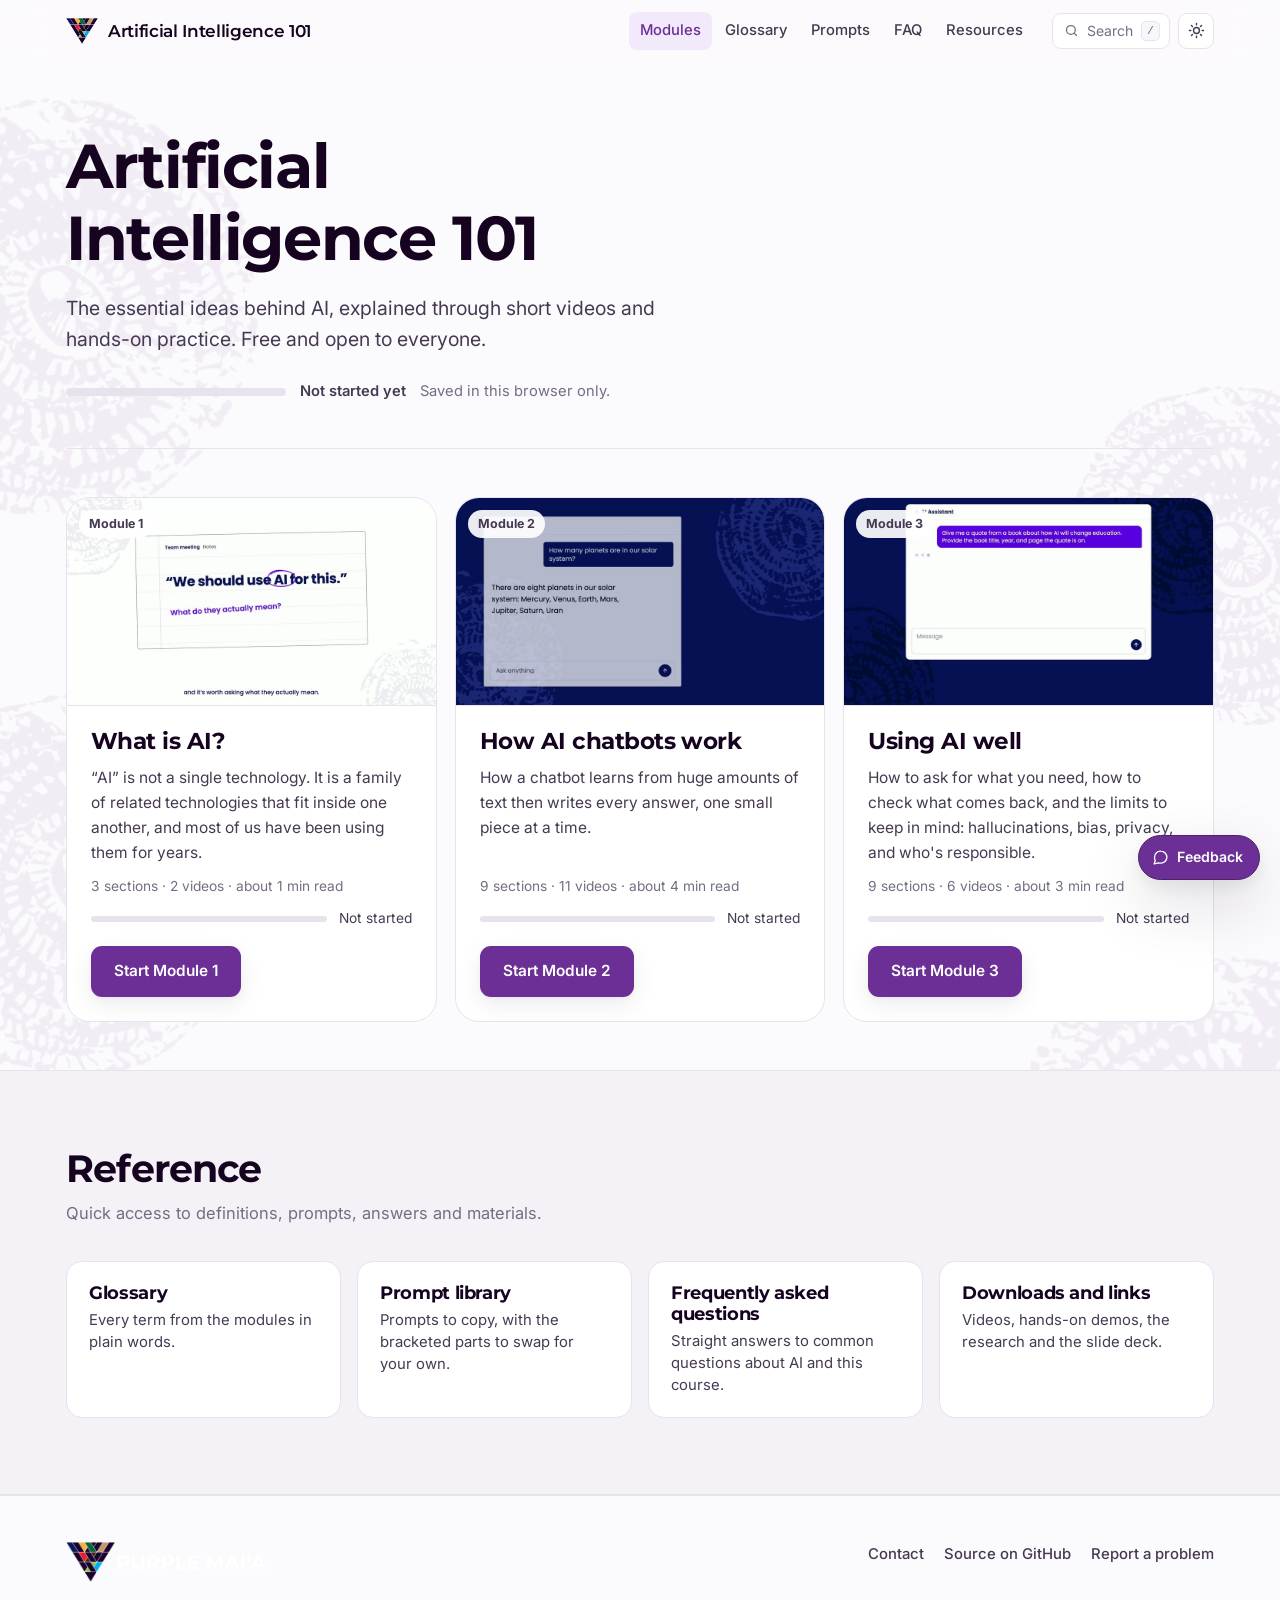
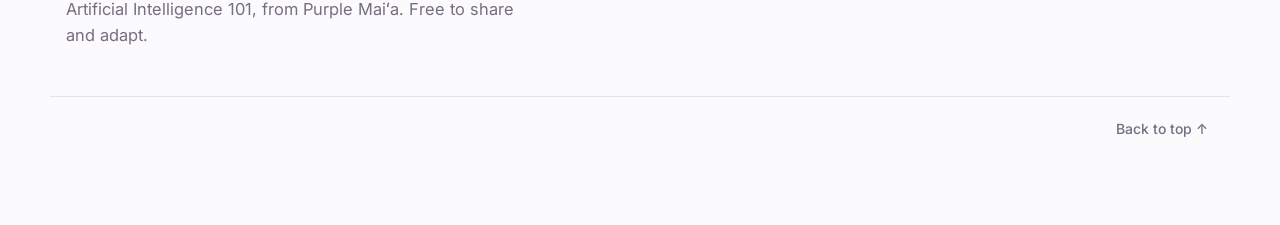
<file: index.html>
<!DOCTYPE html>
<html lang="en" data-theme="auto">
<head>
<meta charset="utf-8">
<meta name="viewport" content="width=device-width, initial-scale=1, viewport-fit=cover">
<title>Artificial Intelligence 101 — Purple Maiʻa</title>
<meta name="description" content="Every big idea about AI, a minute or two each. Plain words, short videos, free, no login. From Purple Maiʻa.">
<meta name="color-scheme" content="light dark">
<meta name="theme-color" content="#6b2f96" media="(prefers-color-scheme: light)">
<meta name="theme-color" content="#120a18" media="(prefers-color-scheme: dark)">

<!-- COMMUNITY EDITION. Deployed 27 Oct 2026 to its own Dokku app, so it now has
     an address of its own and no longer reads as a duplicate of the staff site.
     The canonical, og:url, JSON-LD ids and absolute image URLs below all point
     at it.

     STILL NOINDEX ON PURPOSE. The address exists so the team can review it; the
     team has not reviewed it yet. Flipping robots to "index, follow" is the
     launch act and it is one line. Do that, and make a QR with
     tools/make-qr.js, once the review is in and the name is settled. -->
<meta name="robots" content="noindex, follow">
<link rel="canonical" href="https://ai-community.sandbox.purplemaia.org/">

<!-- Social preview. Absolute URLs — scrapers do not resolve relative paths. -->
<meta property="og:type" content="website">
<meta property="og:site_name" content="Purple Maiʻa">
<meta property="og:url" content="https://ai-community.sandbox.purplemaia.org/">
<meta property="og:title" content="Artificial Intelligence 101 — Purple Maiʻa">
<meta property="og:description" content="Every big idea about AI, a minute or two each. Plain words, short videos, free and public.">
<meta property="og:image" content="https://ai-community.sandbox.purplemaia.org/assets/social-intro.png">
<meta property="og:image:width" content="1200">
<meta property="og:image:height" content="630">
<meta property="og:image:alt" content="Artificial Intelligence 101, from Purple Maiʻa">
<meta name="twitter:card" content="summary_large_image">
<meta name="twitter:title" content="Artificial Intelligence 101 — Purple Maiʻa">
<meta name="twitter:description" content="Every big idea about AI, a minute or two each. Plain words, short videos, free and public.">
<meta name="twitter:image" content="https://ai-community.sandbox.purplemaia.org/assets/social-intro.png">

<link rel="icon" href="assets/favicon.svg" type="image/svg+xml">
<link rel="preconnect" href="https://fonts.googleapis.com">
<link rel="preconnect" href="https://fonts.gstatic.com" crossorigin>
<link rel="stylesheet" href="https://fonts.googleapis.com/css2?family=Montserrat:wght@600;700&family=Inter:wght@400;500;600;700&display=swap">
<link rel="stylesheet" href="assets/styles.css">

<script>
  /* Set the theme before first paint so there is no flash. */
  (function () {
    try {
      var t = localStorage.getItem('aihub:theme');
      if (t === 'light' || t === 'dark') document.documentElement.setAttribute('data-theme', t);
    } catch (e) {}
  })();
</script>
<!-- Structured data. Keep in sync with content.js if the event details change.
     The CourseInstance deliberately carries no scheduled date. It used to, and
     once that session had passed the page was still announcing it to every
     crawler, where no human would ever see it to notice. Add one back only
     when a session is actually booked, together with event.date and
     event.time in content.js. courseWorkload is the facilitated run, not the
     self-paced read. -->
<script type="application/ld+json">
{
  "@context": "https://schema.org",
  "@graph": [
    {
      "@type": "WebSite",
      "@id": "https://ai-community.sandbox.purplemaia.org/#website",
      "url": "https://ai-community.sandbox.purplemaia.org/",
      "name": "Artificial Intelligence 101 — Purple Maiʻa",
      "description": "Every big idea about AI, a minute or two each. Plain words, short videos, free and public, no login.",
      "inLanguage": "en",
      "publisher": {
        "@type": "Organization",
        "name": "Purple Mai\u02bba",
        "url": "https://purplemaia.org"
      }
    },
    {
      "@type": "Course",
      "@id": "https://ai-community.sandbox.purplemaia.org/#course",
      "name": "Artificial Intelligence 101",
      "description": "Every big idea about AI, a minute or two each. Plain words, short videos, free and public, no login.",
      "url": "https://ai-community.sandbox.purplemaia.org/",
      "isAccessibleForFree": true,
      "inLanguage": "en",
      "educationalLevel": "Beginner",
      "coursePrerequisites": "None",
      "teaches": [
        "Explain the relationship among AI, machine learning, NLP, generative AI and LLMs",
        "Describe in plain language how an AI chatbot is trained and generates a response",
        "Use AI chatbots effectively: write clear prompts, check answers and protect private information",
        "Identify common limitations, including hallucination, bias and inadequate cultural context"
      ],
      "provider": {
        "@type": "Organization",
        "name": "Purple Mai\u02bba",
        "url": "https://purplemaia.org"
      },
      "hasCourseInstance": {
        "@type": "CourseInstance",
        "name": "Artificial Intelligence 101",
        "courseMode": "blended",
        "courseWorkload": "PT59M"
      },
      "hasPart": [
        {
          "@type": "Course",
          "name": "Module 1 \u2014 What is AI?",
          "description": "AI, machine learning, NLP, generative AI and LLMs: how the five terms nest inside each other, and where each already shows up in your day.",
          "provider": {
            "@type": "Organization",
            "name": "Purple Mai\u02bba"
          }
        },
        {
          "@type": "Course",
          "name": "Module 2 \u2014 How AI chatbots work",
          "description": "Training and inference, training data, parameters, the generation loop (tokens, embeddings, attention, next-token prediction), sampling, context windows, and how models are built: fine-tuning, RLHF, model families, open weights and agents.",
          "provider": {
            "@type": "Organization",
            "name": "Purple Mai\u02bba"
          }
        },
        {
          "@type": "Course",
          "name": "Module 3 \u2014 Using AI well",
          "description": "Prompting, grounding and retrieval-augmented generation, verification, hallucinations, bias and cultural context, reasoning, privacy, human oversight, and recommended practices.",
          "provider": {
            "@type": "Organization",
            "name": "Purple Mai\u02bba"
          }
        }
      ]
    }
  ]
}
</script>
</head>

<body>
<a class="skip-link" href="#main">Skip to content</a>

<!-- ===================== HEADER ===================== -->
<header class="site-header" id="siteHeader">
  <div class="wrap header-inner">
    <a class="brand" href="#/">
      <span class="brand-mark" aria-hidden="true"></span>
      <span class="brand-text" data-bind="event.shortName">Artificial Intelligence 101</span>
    </a>

    <nav class="site-nav" aria-label="Sections">
      <a href="#/" data-nav="modules">Modules</a>
      <a href="#agenda">Agenda</a>
      <a href="#/reference/glossary" data-nav="glossary">Glossary</a>
      <a href="#/reference/prompts" data-nav="prompts">Prompts</a>
      <a href="#/reference/faq" data-nav="faq">FAQ</a>
      <a href="#/reference/resources" data-nav="resources">Resources</a>
    </nav>

    <div class="header-actions">
      <button class="search-trigger" id="searchTrigger" aria-label="Search everything">
        <svg viewBox="0 0 24 24" fill="none" stroke="currentColor" stroke-width="2" stroke-linecap="round" aria-hidden="true">
          <circle cx="11" cy="11" r="7"/><path d="M20 20l-3.5-3.5"/>
        </svg>
        <span class="search-trigger-text">Search</span>
        <kbd>/</kbd>
      </button>

      <button class="icon-btn" id="themeToggle" aria-label="Switch colour theme" title="Switch colour theme">
        <svg class="i-sun" viewBox="0 0 24 24" fill="none" stroke="currentColor" stroke-width="2" stroke-linecap="round" aria-hidden="true">
          <circle cx="12" cy="12" r="4.2"/><path d="M12 2v2M12 20v2M2 12h2M20 12h2M4.9 4.9l1.4 1.4M17.7 17.7l1.4 1.4M19.1 4.9l-1.4 1.4M6.3 17.7l-1.4 1.4"/>
        </svg>
        <svg class="i-moon" viewBox="0 0 24 24" fill="none" stroke="currentColor" stroke-width="2" stroke-linecap="round" stroke-linejoin="round" aria-hidden="true">
          <path d="M20 14.5A8.5 8.5 0 1 1 9.5 4a6.8 6.8 0 0 0 10.5 10.5z"/>
        </svg>
      </button>

      <button class="icon-btn menu-btn" id="menuBtn" aria-label="Open menu" aria-expanded="false">
        <svg viewBox="0 0 24 24" fill="none" stroke="currentColor" stroke-width="2" stroke-linecap="round" aria-hidden="true">
          <path d="M4 7h16M4 12h16M4 17h16"/>
        </svg>
      </button>
    </div>
  </div>
  <div class="scroll-progress" id="scrollProgress" aria-hidden="true" hidden></div>
</header>

<main id="main">

<!-- ===================== AUDIENCE SWITCHER ===================== -->
<!-- Populated from SITE.audiences. Hidden entirely if there is only one. -->
<section class="audience-bar" id="audienceBar" aria-labelledby="audienceLabel" hidden>
  <div class="wrap audience-inner">
    <span class="audience-label" id="audienceLabel">Viewing as</span>
    <div class="audience-chips" id="audienceChips" role="group" aria-labelledby="audienceLabel"></div>
    <button class="audience-share" id="audienceShare" type="button">Copy link to this version</button>
  </div>
  <p class="wrap audience-blurb" id="audienceBlurb"></p>
</section>

<!-- ===================== HOME ===================== -->
<!-- Three views share <main>; app.js route() shows one at a time:
     #homeView (#/), #referenceView (#/reference/...) and #moduleView
     (#/module/<id>). -->
<div id="homeView">
<section class="hero" id="top">
  <div class="wrap hero-inner">
    <h1 data-bind="event.headline">AI 101, from the ground up.</h1>
    <p class="lede" data-bind="event.tagline"></p>
    <ul class="hero-meta" id="heroMeta"></ul>
    <!-- Course progress, from 0%. Stored in this browser only. -->
    <div class="overall" id="overall" hidden>
      <span class="meter" aria-hidden="true"><b id="overallFill"></b></span>
      <span class="overall-text" id="overallText" tabindex="-1" aria-live="polite"></span>
      <span class="overall-note">Saved in this browser only.</span>
      <button class="linklike" id="resetProgress" type="button">Reset progress</button>
      <!-- Appears only once every module is finished. Optional: nothing is gated behind it. -->
      <button class="btn btn-small btn-primary cert-cta" id="certCta" type="button" hidden></button>
    </div>
  </div>
</section>

<!-- ===================== MODULES ===================== -->
<section class="section section-tight" id="modules" aria-labelledby="modulesHeading">
  <div class="wrap">
    <h2 class="sr-only" id="modulesHeading">Modules</h2>
    <div class="module-grid" id="moduleGrid"></div>
    <!-- The three placement questions, rendered from SITE.placement. -->
    <div class="placement" id="placement" aria-live="polite" hidden></div>
  </div>
</section>

<!-- ===================== WHY ===================== -->
<section class="section section-tight" id="why" aria-labelledby="whyHeading" hidden>
  <div class="wrap why">
    <h2 id="whyHeading"></h2>
    <div id="whyBody"></div>
  </div>
</section>

<!-- ===================== AGENDA ===================== -->
<section class="section" id="agenda" aria-labelledby="agendaHeading">
  <div class="wrap">
    <header class="section-head">
      <h2 id="agendaHeading">Run of show</h2>
      <p class="section-sub" id="agendaSub"></p>
    </header>
    <ol class="timeline" id="timeline"></ol>
  </div>
</section>

<!-- ===================== REFERENCE LINKS ===================== -->
<section class="section section-alt" id="reference-links" aria-labelledby="refLinksHeading">
  <div class="wrap">
    <header class="section-head">
      <h2 id="refLinksHeading">Reference</h2>
      <p class="section-sub">Quick access to definitions, prompts, answers and materials.</p>
    </header>
    <div class="ref-links">
      <a class="ref-link" href="#/reference/glossary"><span class="ref-link-title">Glossary</span><span>Every term from the modules in plain words.</span></a>
      <a class="ref-link" href="#/reference/prompts"><span class="ref-link-title">Prompt library</span><span>Prompts to copy, with the bracketed parts to swap for your own.</span></a>
      <a class="ref-link" href="#/reference/faq"><span class="ref-link-title">Frequently asked questions</span><span>Straight answers to common questions about AI and this course.</span></a>
      <a class="ref-link" href="#/reference/resources"><span class="ref-link-title">Downloads and links</span><span>Videos, hands-on demos, the research and the slide deck.</span></a>
    </div>
  </div>
</section>

</div><!-- /#homeView -->

<!-- ===================== REFERENCE ===================== -->
<!-- Shown by the router for #/reference and #/reference/<section>. -->
<div id="referenceView" hidden>
<header class="ref-head">
  <div class="wrap">
    <p class="crumb"><a href="#/">Modules</a> / Reference</p>
    <h1 id="referenceTitle" tabindex="-1">Reference</h1>
    <nav class="ref-jump" aria-label="On this page">
      <a href="#/reference/glossary">Glossary</a>
      <a href="#/reference/prompts">Prompt library</a>
      <a href="#/reference/faq">Frequently asked questions</a>
      <a href="#/reference/resources">Downloads and links</a>
    </nav>
  </div>
</header>

<!-- ===================== GLOSSARY ===================== -->
<section class="section" id="glossary" aria-labelledby="glossaryHeading">
  <div class="wrap">
    <header class="section-head">
      <h2 id="glossaryHeading">Plain-language glossary</h2>
      <p class="section-sub">Every term from the modules, explained in plain words.</p>
    </header>
    <div class="filter-input filter-input-wide">
      <svg viewBox="0 0 24 24" fill="none" stroke="currentColor" stroke-width="2" stroke-linecap="round" aria-hidden="true">
        <circle cx="11" cy="11" r="7"/><path d="M20 20l-3.5-3.5"/>
      </svg>
      <input type="search" id="glossarySearch" placeholder="Find a term…" aria-label="Search the glossary" autocomplete="off">
    </div>
    <div class="glossary-grid" id="glossaryGrid"></div>
  </div>
</section>

<!-- ===================== PROMPTS ===================== -->
<section class="section section-alt" id="prompts" aria-labelledby="promptsHeading">
  <div class="wrap">
    <header class="section-head">
      <h2 id="promptsHeading">Prompt library</h2>
      <p class="section-sub">Copy a prompt, replace the bracketed parts with your own details, and adapt it as needed.</p>
    </header>
    <div class="prompt-grid" id="promptGrid"></div>
  </div>
</section>

<!-- ===================== FAQ ===================== -->
<section class="section" id="faq" aria-labelledby="faqHeading">
  <div class="wrap wrap-narrow">
    <header class="section-head">
      <h2 id="faqHeading">Frequently asked questions</h2>
    </header>
    <div class="faq-list" id="faqList"></div>
  </div>
</section>

<!-- ===================== RESOURCES ===================== -->
<section class="section section-alt" id="resources" aria-labelledby="resourcesHeading">
  <div class="wrap">
    <header class="section-head">
      <h2 id="resourcesHeading">Downloads &amp; links</h2>
      <p class="section-sub">Everything the modules point to, in one place.</p>
    </header>
    <div class="resource-grid" id="resourceGrid"></div>
  </div>
</section>
</div><!-- /#referenceView -->

<!-- ===================== MODULE ARTICLE ===================== -->
<!-- Filled by app.js from SITE.modules when the address is #/module/<id>. -->
<div id="moduleView" hidden></div>

</main>

<!-- ===================== FOOTER ===================== -->
<footer class="site-footer">
  <div class="wrap footer-inner">
    <div>
      <img class="footer-logo" src="assets/pm-lockup.png" alt="Purple Maiʻa" width="200" height="40" loading="lazy">
      <p class="footer-org" data-bind="footer.org"></p>
      <p class="muted" data-bind="footer.note"></p>
    </div>
    <nav class="footer-links" id="footerLinks" aria-label="Footer"></nav>
  </div>
  <div class="wrap footer-bottom">
    <button class="to-top" id="toTop">Back to top ↑</button>
  </div>
</footer>

<!-- ===================== SEARCH PALETTE ===================== -->
<div class="palette-backdrop" id="paletteBackdrop" hidden>
  <div class="palette" role="dialog" aria-modal="true" aria-label="Search everything">
    <div class="palette-input">
      <svg viewBox="0 0 24 24" fill="none" stroke="currentColor" stroke-width="2" stroke-linecap="round" aria-hidden="true">
        <circle cx="11" cy="11" r="7"/><path d="M20 20l-3.5-3.5"/>
      </svg>
      <input type="text" id="paletteInput" aria-label="Search" placeholder="Search modules, prompts, terms, questions…" autocomplete="off" spellcheck="false">
      <kbd>esc</kbd>
    </div>
    <ul class="palette-results" id="paletteResults" role="listbox" aria-label="Search results"></ul>
    <p class="palette-foot"><kbd>↑</kbd><kbd>↓</kbd> to move · <kbd>enter</kbd> to open · <kbd>esc</kbd> to close</p>
  </div>
</div>

<!-- ===================== FEEDBACK ===================== -->
<button class="fb-fab" id="fbOpen" type="button" hidden>
  <svg viewBox="0 0 24 24" fill="none" stroke="currentColor" stroke-width="1.9" stroke-linecap="round" stroke-linejoin="round" aria-hidden="true"><path d="M21 11.5a8.4 8.4 0 0 1-9 8.4 9.6 9.6 0 0 1-2.8-.4L3 21l1.6-4.8A8.3 8.3 0 0 1 3.6 11.5a8.4 8.4 0 0 1 9-8.4 8.4 8.4 0 0 1 8.4 8.4z"/></svg>
  <span id="fbOpenLabel">Feedback</span>
</button>

<dialog class="fb-dialog" id="fbDialog" aria-labelledby="fbTitle">
  <button class="dialog-close" id="fbClose" aria-label="Close feedback">
    <svg viewBox="0 0 24 24" fill="none" stroke="currentColor" stroke-width="2" stroke-linecap="round" aria-hidden="true"><path d="M6 6l12 12M18 6L6 18"/></svg>
  </button>
  <form class="fb-form" id="fbForm" novalidate>
    <h2 id="fbTitle" class="fb-title"></h2>
    <p class="fb-blurb muted" id="fbBlurb"></p>

    <fieldset class="fb-kinds" id="fbKinds">
      <legend class="sr-only">What kind of note is this?</legend>
    </fieldset>

    <label class="fb-label" for="fbMessage">Your note</label>
    <textarea id="fbMessage" class="fb-textarea" rows="5" required maxlength="4000"></textarea>
    <p class="fb-count"><span id="fbCount">0</span>/4000</p>

    <label class="fb-label" for="fbName" id="fbNameLabel"></label>
    <input type="text" id="fbName" class="fb-input" maxlength="120" autocomplete="name">


    <div class="fb-actions">
      <button type="submit" class="btn btn-primary" id="fbSubmit"></button>
      <span class="fb-status" id="fbStatus" role="status" aria-live="polite"></span>
    </div>
  </form>
</dialog>

<!-- ===================== CERTIFICATE ===================== -->
<dialog class="fb-dialog cert-dialog" id="certDialog" aria-labelledby="certTitle">
  <button class="dialog-close" id="certClose" aria-label="Close">
    <svg viewBox="0 0 24 24" fill="none" stroke="currentColor" stroke-width="2" stroke-linecap="round" aria-hidden="true"><path d="M6 6l12 12M18 6L6 18"/></svg>
  </button>
  <form class="fb-form" id="certForm" novalidate>
    <h2 id="certTitle" class="fb-title"></h2>
    <p class="fb-blurb muted" id="certBlurb"></p>

    <label class="fb-label" for="certName" id="certNameLabel"></label>
    <input type="text" id="certName" class="fb-input" maxlength="80" autocomplete="name">

    <label class="fb-label" for="certEmail" id="certEmailLabel"></label>
    <input type="email" id="certEmail" class="fb-input" maxlength="160" autocomplete="email">

    <details class="fb-disclosure">
      <summary id="certDisclosureLabel"></summary>
      <p class="fb-payload" id="certDisclosureBody"></p>
    </details>

    <div class="fb-actions">
      <button type="submit" class="btn btn-primary" id="certSubmit"></button>
      <span class="fb-status" id="certStatus" role="status" aria-live="polite"></span>
    </div>
  </form>
</dialog>

<!-- The issued certificate. Rendered from the signed payload the sign-in link
     sends back, and styled to print on its own page. -->
<dialog class="cert-view-dialog" id="certViewDialog" aria-labelledby="certViewTitle">
  <button class="dialog-close no-print" id="certViewClose" aria-label="Close">
    <svg viewBox="0 0 24 24" fill="none" stroke="currentColor" stroke-width="2" stroke-linecap="round" aria-hidden="true"><path d="M6 6l12 12M18 6L6 18"/></svg>
  </button>
  <div class="cert-sheet" id="certSheet">
    <!-- The mark is an image, the name is live text: the lockup PNGs carry a
         white wordmark that disappears on paper and in light mode. -->
    <p class="cert-brand"><img class="cert-mark" src="assets/pm-mark.png" alt="" width="56" height="45"><span>Purple Maiʻa</span></p>
    <p class="cert-kicker" id="certViewKicker"></p>
    <p class="cert-lead cert-print-only">This is to certify that</p>
    <h2 class="cert-name" id="certViewName"></h2>
    <p class="cert-course">has completed <strong id="certViewCourse"></strong></p>
    <p class="cert-meta"><span class="cert-meta-date" id="certViewDate"></span><span class="cert-meta-dot"> &middot; </span><span id="certViewScore"></span></p>
    <!-- Paper only: the date and issuer as a signature row. -->
    <div class="cert-sign cert-print-only">
      <p class="cert-sig"><span id="certSigDate"></span><small>Date</small></p>
      <p class="cert-sig"><span id="certSigIssuer"></span><small>Issued by</small></p>
    </div>
    <p class="cert-code" id="certViewCode"></p>
    <p class="cert-verify" id="certViewVerify"></p>
  </div>
  <div class="cert-actions no-print">
    <button class="btn btn-primary" id="certPrint"></button>
    <button class="btn btn-ghost btn-small" id="certForget"></button>
  </div>
</dialog>

<div class="toast" id="toast" role="status" aria-live="polite"></div>

<script src="content.js"></script>
<script src="community.js"></script>
<script src="assets/app.js"></script>
</body>
</html>
</file>
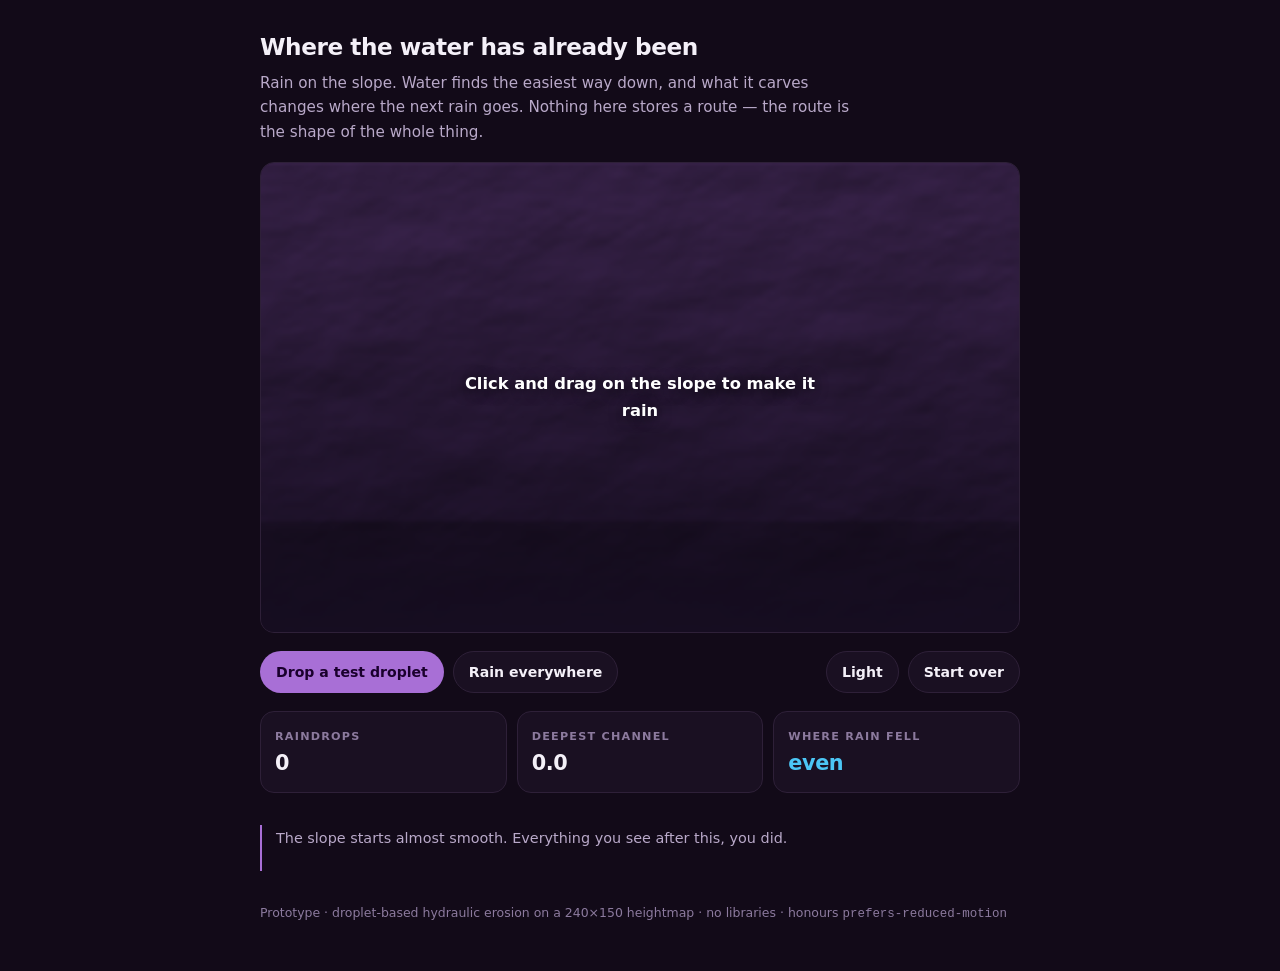
<file: tools/river-prototype.html>
<!doctype html>
<html lang="en" data-theme="dark">
<head>
<meta charset="utf-8">
<meta name="viewport" content="width=device-width, initial-scale=1">
<title>River — parameters prototype</title>
<!--
  STANDALONE PROTOTYPE. Not wired into the site, not referenced by
  content.js, and tools/ is dockerignored so it never reaches the web
  root. Open it directly off the filesystem and push it around.

  It is the white paper's own metaphor, made touchable:

    "Parameters work a bit like the channels water carves into the
     earth. Each time rain falls, water follows the easiest path
     downhill, and over time some channels deepen while others fill in
     and fade. What the landscape knows about where water should flow
     isn't stored in any single groove; it's in the overall shape of
     the terrain."

  The simulation is standard droplet-based hydraulic erosion. A droplet
  reads the slope under it, steps downhill with some inertia, picks up
  sediment where the ground falls away and drops it where the ground
  flattens. Nothing here is special; the teaching comes from the fact
  that the terrain PERSISTS, so where you rain changes where later
  water goes, which is the whole point about training data.

  Four lessons fall out of the same sim:
    deepening      rain the same place -> a channel forms
    bias           rain one side -> neutral water drains into that side
    fading         stop raining somewhere -> that channel silts up
    distribution   no single groove holds it; flatten one and the
                   pattern survives in the rest of the terrain
-->
<style>
  :root {
    --bg:#120a18; --panel:#1a1022; --line:#2e2038;
    --ink:#f4f0f8; --ink-2:#b9a9c9; --muted:#8c7a9e;
    --accent:#a86fd6; --accent-ink:#1a002d; --ocean:#4cc6f5;
    --radius:14px;
  }
  :root[data-theme="light"] {
    --bg:#fbfafc; --panel:#ffffff; --line:#e7e2ec;
    --ink:#15031f; --ink-2:#463a52; --muted:#776c82;
    --accent:#6b2f96; --accent-ink:#ffffff; --ocean:#0d6f99;
  }
  * { box-sizing:border-box; }
  body {
    margin:0; background:var(--bg); color:var(--ink);
    font:15px/1.6 'Inter',system-ui,-apple-system,'Segoe UI',sans-serif;
    display:flex; flex-direction:column; align-items:center;
    padding:28px 16px 48px; gap:18px;
  }
  header { max-width:760px; width:100%; }
  h1 { font-size:1.45rem; margin:0 0 6px; letter-spacing:-.02em; }
  .sub { margin:0; color:var(--ink-2); font-size:.95rem; max-width:62ch; }

  .stage { position:relative; width:100%; max-width:760px; }
  canvas {
    width:100%; display:block; border-radius:var(--radius);
    border:1px solid var(--line); cursor:crosshair; touch-action:none;
    background:var(--panel);
  }
  .hint {
    position:absolute; left:50%; top:50%; transform:translate(-50%,-50%);
    pointer-events:none; text-align:center; color:#fff;
    text-shadow:0 2px 14px rgba(0,0,0,.85); font-weight:600;
    font-size:1.02rem; transition:opacity .45s ease;
  }
  .hint.gone { opacity:0; }

  .bar {
    display:flex; flex-wrap:wrap; gap:9px; align-items:center;
    width:100%; max-width:760px;
  }
  button {
    font:inherit; font-size:.88rem; font-weight:600; cursor:pointer;
    padding:9px 15px; border-radius:999px; border:1px solid var(--line);
    background:var(--panel); color:var(--ink); transition:.15s ease;
  }
  button:hover { border-color:var(--accent); color:var(--accent); }
  button.primary { background:var(--accent); color:var(--accent-ink); border-color:transparent; }
  button.primary:hover { filter:brightness(1.08); color:var(--accent-ink); }
  .spacer { flex:1 1 auto; }

  .readout {
    width:100%; max-width:760px; display:grid;
    grid-template-columns:repeat(auto-fit,minmax(150px,1fr)); gap:10px;
  }
  .stat {
    background:var(--panel); border:1px solid var(--line);
    border-radius:var(--radius); padding:11px 14px;
  }
  .stat b { display:block; font-size:1.3rem; font-weight:700; letter-spacing:-.02em; }
  .stat span { font-size:.7rem; text-transform:uppercase; letter-spacing:.11em; color:var(--muted); font-weight:700; }
  .tilt b { color:var(--ocean); }

  .note {
    max-width:760px; width:100%; color:var(--ink-2); font-size:.9rem;
    border-left:2px solid var(--accent); padding:2px 0 2px 14px;
    min-height:3.2em;
  }
  .note strong { color:var(--ink); }
  footer { max-width:760px; width:100%; color:var(--muted); font-size:.78rem; }
</style>
</head>
<body>

<header>
  <h1>Where the water has already been</h1>
  <p class="sub">Rain on the slope. Water finds the easiest way down, and what it carves
  changes where the next rain goes. Nothing here stores a route — the route is the shape
  of the whole thing.</p>
</header>

<div class="stage">
  <canvas id="c" width="760" height="470" aria-label="An eroding slope you can rain on"></canvas>
  <div class="hint" id="hint">Click and drag on the slope to make it rain</div>
</div>

<div class="bar">
  <button class="primary" id="test">Drop a test droplet</button>
  <button id="storm">Rain everywhere</button>
  <span class="spacer"></span>
  <button id="theme">Light</button>
  <button id="reset">Start over</button>
</div>

<div class="readout">
  <div class="stat"><span>Raindrops</span><b id="sDrops">0</b></div>
  <div class="stat"><span>Deepest channel</span><b id="sDepth">0</b></div>
  <div class="stat tilt"><span>Where rain fell</span><b id="sTilt">even</b></div>
</div>

<p class="note" id="note">The slope starts almost smooth. Everything you see after this,
you did.</p>

<footer>Prototype · droplet-based hydraulic erosion on a 240&times;150 heightmap ·
no libraries · honours <code>prefers-reduced-motion</code></footer>

<script>
(function () {
  'use strict';

  var cv = document.getElementById('c');
  var ctx = cv.getContext('2d', { alpha: false });
  if (!ctx) return;                       // no canvas: the page is still readable

  /* ---------- grid ---------- */
  var W = 320, H = 200, N = W * H;
  var height = new Float32Array(N);       // current terrain
  var origin = new Float32Array(N);       // terrain as it started, for the erosion glow
  var img = ctx.createImageData(W, H);
  var buf = new Uint8ClampedArray(img.data.buffer);
  // The grid is far coarser than the canvas, and putImageData ignores any
  // transform, so the terrain is drawn at grid size on an offscreen canvas
  // and scaled up with smoothing. That softening is wanted here: real water
  // does not carve in square pixels.
  var off = document.createElement("canvas");
  off.width = W; off.height = H;
  var offCtx = off.getContext("2d");

  var reduceMotion = window.matchMedia &&
    window.matchMedia('(prefers-reduced-motion: reduce)').matches;

  /* ---------- deterministic value noise, so Start over is repeatable ---------- */
  var seed = 1337;
  function rnd() { seed = (seed * 1664525 + 1013904223) >>> 0; return seed / 4294967296; }
  function buildNoise(size) {
    var g = new Float32Array(size * size);
    for (var i = 0; i < g.length; i++) g[i] = rnd();
    return g;
  }
  function sampleNoise(g, size, u, v) {
    var x = u * size, y = v * size;
    var x0 = Math.floor(x) % size, y0 = Math.floor(y) % size;
    var x1 = (x0 + 1) % size, y1 = (y0 + 1) % size;
    var fx = x - Math.floor(x), fy = y - Math.floor(y);
    fx = fx * fx * (3 - 2 * fx); fy = fy * fy * (3 - 2 * fy);   // smoothstep
    var a = g[y0 * size + x0], b = g[y0 * size + x1];
    var c = g[y1 * size + x0], d = g[y1 * size + x1];
    return (a * (1 - fx) + b * fx) * (1 - fy) + (c * (1 - fx) + d * fx) * fy;
  }

  var drops = 0, leftRain = 0, rightRain = 0;

  function buildTerrain() {
    seed = 1337;
    var n1 = buildNoise(8), n2 = buildNoise(16), n3 = buildNoise(32), n4 = buildNoise(64);
    for (var y = 0; y < H; y++) {
      for (var x = 0; x < W; x++) {
        var u = x / W, v = y / H;
        // Mauka to makai: high at the top, falling to the sea at the bottom.
        var slope = (1 - v) * 205;
        /* Amplitudes are set so the BASE SLOPE always wins. Each octave
           contributes roughly amplitude/(cellWidth/2) of gradient, and the
           slope gives 205/200 = about 1.0 per cell. The first version used
           20/16/11/5 here, which works out at 1.0 to 2.2 per cell per octave:
           every octave out-steepened the hill, so the map was a field of
           closed basins with no net downhill and water simply could not
           flow. Measured: a droplet ran 900 steps and never left row 15.
           Keep the total of these well under the slope. */
        var bumps = sampleNoise(n1, 8, u, v) * 8.5
                  + sampleNoise(n2, 16, u, v) * 5.5
                  + sampleNoise(n3, 32, u, v) * 2.2
                  + sampleNoise(n4, 64, u, v) * 0.9;
        // Flatten the last few rows so water has somewhere to arrive.
        var shore = Math.min(1, (1 - v) * 4.2);
        var h = (slope + bumps) * shore + 4;
        height[y * W + x] = h;
        origin[y * W + x] = h;
      }
    }
    drops = 0; leftRain = 0; rightRain = 0;
  }

  /* ---------- erosion ---------- */
  var INERTIA = 0.055, CAPACITY = 5.2, EVAP = 0.016,
      ERODE = 0.64, DEPOSIT = 0.25, GRAVITY = 5, MAX_STEPS = 220, MIN_SLOPE = 0.012;

  // erode=false traces the path without changing anything: that is the
  // "where would water go right now" question, which is the inference step.
  function droplet(px, py, erode, pathOut) {
    var x = px, y = py, dx = 0, dy = 0;
    var speed = 1, water = 1, sediment = 0;
    // The test droplet is a question, not a raindrop: it has to reach the sea
    // to answer it, so it gets the range to cross the whole slope.
    var bestY = py, stuck = 0;
    var evap = erode ? EVAP : 0.0035;
    var steps = erode ? MAX_STEPS : 900;

    for (var step = 0; step < steps; step++) {
      var nx = x | 0, ny = y | 0;
      if (nx < 1 || nx > W - 3 || ny < 1 || ny > H - 3) break;
      var cx = x - nx, cy = y - ny, i = ny * W + nx;

      var hNW = height[i], hNE = height[i + 1],
          hSW = height[i + W], hSE = height[i + W + 1];
      var gx = (hNE - hNW) * (1 - cy) + (hSE - hSW) * cy;
      var gy = (hSW - hNW) * (1 - cx) + (hSE - hNE) * cx;
      var hOld = hNW * (1 - cx) * (1 - cy) + hNE * cx * (1 - cy)
               + hSW * (1 - cx) * cy + hSE * cx * cy;

      // A carving droplet follows the slope almost exactly, which is what
      // produces branching channels. A test droplet needs momentum instead:
      // with the same setting it just rattles around inside the first dip it
      // meets, because unlike rain it cannot cut its way out.
      /* Low for both. High inertia on the test droplet was what made it
         plough straight through the channels instead of turning into them:
         measured at 10% of its path inside carved ground against a 7.8%
         baseline, which is barely better than drawing a line at random.
         Pooling is handled by the stuck detector below, not by momentum. */
      var inert = erode ? INERTIA : 0.14;
      dx = dx * inert - gx * (1 - inert);
      dy = dy * inert - gy * (1 - inert);
      var len = Math.sqrt(dx * dx + dy * dy);
      if (len < 1e-5) { if (erode) break; dx = 0; dy = 1; len = 1; }
      dx /= len; dy /= len;

      /* The slope tilts toward the sea, so gravity always has a say. This has
         to be added AFTER normalising: gx and gy are raw height differences,
         several units per cell on this terrain, so a bias applied to the raw
         vector is rounding error. Against a unit vector it actually steers.

         Without it a test droplet enters the first closed basin, the slope
         pushes it inward from every side, and it orbits there for all 900
         steps. Measured: it never got past row 16 of 200. A carving droplet
         never hits this because it cuts an exit as it goes. */
      if (!erode) {
        if (y > bestY + 0.4) { bestY = y; stuck = 0; } else { stuck++; }
        // Applied ONLY once it has stopped making headway. A constant bias
        // does stop the pooling, but it also sends the droplet straight down
        // the fall line, ignoring the channels, and then the demo proves
        // nothing: measured at exactly 10/20 draining to the rained side,
        // which is a coin toss.
        if (stuck > 10) {
          dy += 0.9;
          var bl = Math.sqrt(dx * dx + dy * dy);
          dx /= bl; dy /= bl;
        }
      }
      x += dx; y += dy;
      if (pathOut) pathOut.push(x, y);

      var mx = x | 0, my = y | 0;
      if (mx < 1 || mx > W - 3 || my < 1 || my > H - 3) break;
      var j = my * W + mx, fx = x - mx, fy = y - my;
      var hNew = height[j] * (1 - fx) * (1 - fy) + height[j + 1] * fx * (1 - fy)
               + height[j + W] * (1 - fx) * fy + height[j + W + 1] * fx * fy;
      var dh = hNew - hOld;

      if (erode) {
        var cap = Math.max(-dh * speed * water * CAPACITY, MIN_SLOPE);
        if (sediment > cap || dh > 0) {
          // Going uphill or carrying too much: drop sediment, filling the dip.
          var drop = (dh > 0) ? Math.min(dh, sediment) : (sediment - cap) * DEPOSIT;
          sediment -= drop;
          height[i]         += drop * (1 - cx) * (1 - cy);
          height[i + 1]     += drop * cx * (1 - cy);
          height[i + W]     += drop * (1 - cx) * cy;
          height[i + W + 1] += drop * cx * cy;
        } else {
          // Room to carry more: cut into the bed, but never below the drop.
          var cut = Math.min((cap - sediment) * ERODE, -dh);
          // A tight brush. Spreading the cut widely over a 3x3 turns thousands
          // of droplets into one broad smear instead of channels, which loses
          // the whole point: you want to see a route, not a puddle.
          var r = 1;
          for (var oy = -r; oy <= r; oy++) {
            for (var ox = -r; ox <= r; ox++) {
              var k = (ny + oy) * W + (nx + ox);
              if (k < 0 || k >= N) continue;
              // Half the cut goes to the bed and half to the banks. Too tight
              // (0.76/0.03) and a channel is a slot with no catchment, so water
              // has to land exactly on it: capture measured at 12% against an
              // 8% baseline. Too loose and thousands of droplets smear the
              // whole slope into one puddle instead of a route.
              var wgt = (ox === 0 && oy === 0) ? 0.50 : 0.0625;
              height[k] -= cut * wgt;
            }
          }
          sediment += cut;
        }
      }

      speed = Math.sqrt(Math.max(0, speed * speed + -dh * GRAVITY));
      water *= (1 - evap);
      if (water < 0.012) break;
    }
  }

  function rain(px, py, n) {
    for (var k = 0; k < n; k++) {
      droplet(px + (Math.random() - 0.5) * 9, py + (Math.random() - 0.5) * 9, true, null);
    }
    drops += n;
    if (px < W / 2) leftRain += n; else rightRain += n;
  }

  /* ---------- paint ---------- */
  var light = false;
  var glowScale = 30;
  function paint() {
    // Normalised to the deepest channel so far, so the picture reads the same
    // after ten clicks as after a thousand. A fixed divisor either blows out
    // early or never lights up at all, depending on how hard somebody rains.
    var deepest = 0;
    for (var q = 0; q < N; q++) { var cq = origin[q] - height[q]; if (cq > deepest) deepest = cq; }
    glowScale = Math.max(6, deepest * 0.78);
    // Erosion is the headline, so the colour ramp is driven by how much has
    // been cut away, with hillshade doing the work of showing the form.
    // Low ground tinted, high ground near-white (or near-black in dark), so
    // elevation reads as more than hillshade alone. The first light palette
    // ran 244..255 and the whole slope came out grey.
    var loR = light ? 221 : 24,  loG = light ? 210 : 14,  loB = light ? 236 : 36;
    var hiR = light ? 253 : 62,  hiG = light ? 251 : 38,  hiB = light ? 255 : 82;
    var gR  = light ? 13  : 76,  gG  = light ? 111 : 198, gB  = light ? 153 : 245;

    for (var y = 0; y < H; y++) {
      for (var x = 0; x < W; x++) {
        var i = y * W + x;
        var h = height[i];

        // hillshade from the local slope
        var xm = x > 0 ? i - 1 : i, xp = x < W - 1 ? i + 1 : i;
        var ym = y > 0 ? i - W : i, yp = y < H - 1 ? i + W : i;
        var sx = height[xm] - height[xp], sy = height[ym] - height[yp];
        var nl = 1 / Math.sqrt(sx * sx + sy * sy + 64);
        var shade = (sx * -0.46 + sy * -0.62 + 8 * 0.64) * nl;
        shade = 0.45 + Math.max(0, Math.min(1.25, shade)) * 0.72;

        var t = Math.max(0, Math.min(1, h / 190));              // elevation
        var cut = Math.max(0, origin[i] - h);                   // how much was carved
        // Biased so only a real channel lights up. A linear ramp makes every
        // scratch glow and the whole slope reads as one cyan smear.
        var glow = Math.max(0, Math.min(1, cut / glowScale));
        glow = glow * glow * (3 - 2 * glow);

        var r = (loR + (hiR - loR) * t) * shade;
        var g = (loG + (hiG - loG) * t) * shade;
        var b = (loB + (hiB - loB) * t) * shade;

        r += (gR - r) * glow; g += (gG - g) * glow; b += (gB - b) * glow;

        var p = i << 2;
        buf[p] = r; buf[p + 1] = g; buf[p + 2] = b; buf[p + 3] = 255;
      }
    }
    offCtx.putImageData(img, 0, 0);
    ctx.imageSmoothingEnabled = true;
    ctx.imageSmoothingQuality = "high";
    ctx.drawImage(off, 0, 0, W, H, 0, 0, cv.width, cv.height);
    stats();
  }

  function stats() {
    var deepest = 0;
    for (var i = 0; i < N; i++) { var c = origin[i] - height[i]; if (c > deepest) deepest = c; }
    document.getElementById('sDrops').textContent = drops.toLocaleString();
    document.getElementById('sDepth').textContent = deepest.toFixed(1);
    var tot = leftRain + rightRain;
    var el = document.getElementById('sTilt');
    if (!tot) { el.textContent = 'even'; return; }
    var lp = Math.round((leftRain / tot) * 100);
    el.textContent = lp > 58 ? (lp + '% left') : lp < 42 ? ((100 - lp) + '% right') : 'even';
  }

  /* ---------- the test droplet: draw, do not carve ---------- */
  function testDrop() {
    var path = [];
    // Anywhere along the top, not a spot chosen to flatter the result. On a
    // carved slope roughly a quarter of its path ends up inside channels,
    // against a baseline of about an eighth, so it visibly joins them more
    // often than not without being steered there.
    droplet(6 + Math.random() * (W - 12), 4, false, path);
    paint();
    if (path.length < 4) { say('That droplet had nowhere to go. Rain higher up the slope.'); return; }

    var toX = cv.width / W, toY = cv.height / H;
    function stroke(upTo) {
      ctx.save();
      ctx.lineWidth = 2.4; ctx.lineJoin = 'round'; ctx.lineCap = 'round';
      ctx.strokeStyle = light ? 'rgba(10,60,90,.95)' : 'rgba(215,245,255,.95)';
      ctx.shadowColor = light ? 'rgba(13,111,153,.5)' : 'rgba(120,220,255,.75)';
      ctx.shadowBlur = 11;
      ctx.beginPath();
      ctx.moveTo(path[0] * toX, path[1] * toY);
      for (var k = 2; k < upTo; k += 2) ctx.lineTo(path[k] * toX, path[k + 1] * toY);
      ctx.stroke();
      ctx.restore();
    }

    if (reduceMotion) { stroke(path.length); afterTest(path); return; }
    var n = 2;
    (function step() {
      n += 6;
      if (n >= path.length) { stroke(path.length); afterTest(path); return; }
      stroke(n);
      requestAnimationFrame(step);
    })();
  }

  function afterTest(path) {
    var endX = path[path.length - 2];
    var tot = leftRain + rightRain;
    if (!tot) { say('With nothing carved yet, it just runs straight down the fall line.'); return; }
    var lp = leftRain / tot;
    var wentLeft = endX < W / 2;
    if (lp > 0.68 && wentLeft) {
      say('It fell on open ground and slid into the channels you cut. Nothing routed it there — that is just the easiest way down now.');
    } else if (lp < 0.32 && !wentLeft) {
      say('It fell on open ground and slid into the channels you cut. Nothing routed it there — that is just the easiest way down now.');
    } else if (tot < 600) {
      say('It mostly follows the fall line so far. Keep raining in one place and come back to this.');
    } else {
      say('It found the deepest channels. Nothing told it to — that is just the shape the terrain is now.');
    }
  }

  function say(html) { document.getElementById('note').innerHTML = html; }

  /* ---------- input ---------- */
  var down = false, hintGone = false;
  function pos(e) {
    var r = cv.getBoundingClientRect();
    return { x: (e.clientX - r.left) / r.width * W, y: (e.clientY - r.top) / r.height * H };
  }
  function pour(e) {
    var p = pos(e);
    if (p.x < 0 || p.x >= W || p.y < 0 || p.y >= H) return;
    rain(p.x, p.y, 70);
    paint();
    if (!hintGone) { document.getElementById('hint').classList.add('gone'); hintGone = true; }
    if (drops > 1400 && (leftRain / (leftRain + rightRain) > 0.72 || rightRain / (leftRain + rightRain) > 0.72)) {
      say('One side is getting all the weather. Now press <strong>Drop a test droplet</strong> — it lands anywhere along the top, with no help from you.');
    } else if (drops > 400) {
      say('Channels are forming. The terrain is starting to remember.');
    }
  }
  cv.addEventListener('pointerdown', function (e) { down = true; cv.setPointerCapture(e.pointerId); pour(e); });
  cv.addEventListener('pointermove', function (e) { if (down) pour(e); });
  cv.addEventListener('pointerup', function () { down = false; });
  cv.addEventListener('pointercancel', function () { down = false; });

  document.getElementById('test').addEventListener('click', testDrop);
  document.getElementById('storm').addEventListener('click', function () {
    for (var k = 0; k < 40; k++) rain(Math.random() * W, Math.random() * H * 0.55, 20);
    paint();
    say('Rain everywhere, and it still pools into a few big channels. That is the point: the pattern is in the whole terrain, not in any one groove.');
  });
  document.getElementById('reset').addEventListener('click', function () {
    buildTerrain(); paint();
    say('Back to almost smooth. Everything you see after this, you did.');
    document.getElementById('hint').classList.remove('gone'); hintGone = false;
  });
  document.getElementById('theme').addEventListener('click', function () {
    light = !light;
    document.documentElement.setAttribute('data-theme', light ? 'light' : 'dark');
    this.textContent = light ? 'Dark' : 'Light';
    paint();
  });

  // Dev hook. Lets the tuning harness measure droplet paths and channel
  // depth without a browser console; harmless if nothing looks for it.
  window.__river = {
    trace: function (sx, sy) { var p = []; droplet(sx, sy, false, p); return p; },
    // What fraction of a path runs through ground that has already been
    // carved. This is the honest test of "water goes where water has been":
    // a droplet cannot migrate right across the map, but it can fall into a
    // channel and stay in it.
    inChannel: function (p) {
      if (!p.length) return 0;
      var hits = 0, n = 0;
      for (var k = 0; k < p.length; k += 2) {
        var gx = p[k] | 0, gy = p[k + 1] | 0;
        if (gx < 0 || gx >= W || gy < 0 || gy >= H) continue;
        var i = gy * W + gx;
        n++;
        if (origin[i] - height[i] > 3) hits++;
      }
      return n ? hits / n : 0;
    },
    stats: function () {
      var deep = 0, cells = 0;
      for (var i = 0; i < N; i++) { var c = origin[i] - height[i]; if (c > deep) deep = c; if (c > 2) cells++; }
      return { deepest: deep, carvedCells: cells, drops: drops };
    }
  };

  buildTerrain();
  paint();
})();
</script>
</body>
</html>
</file>
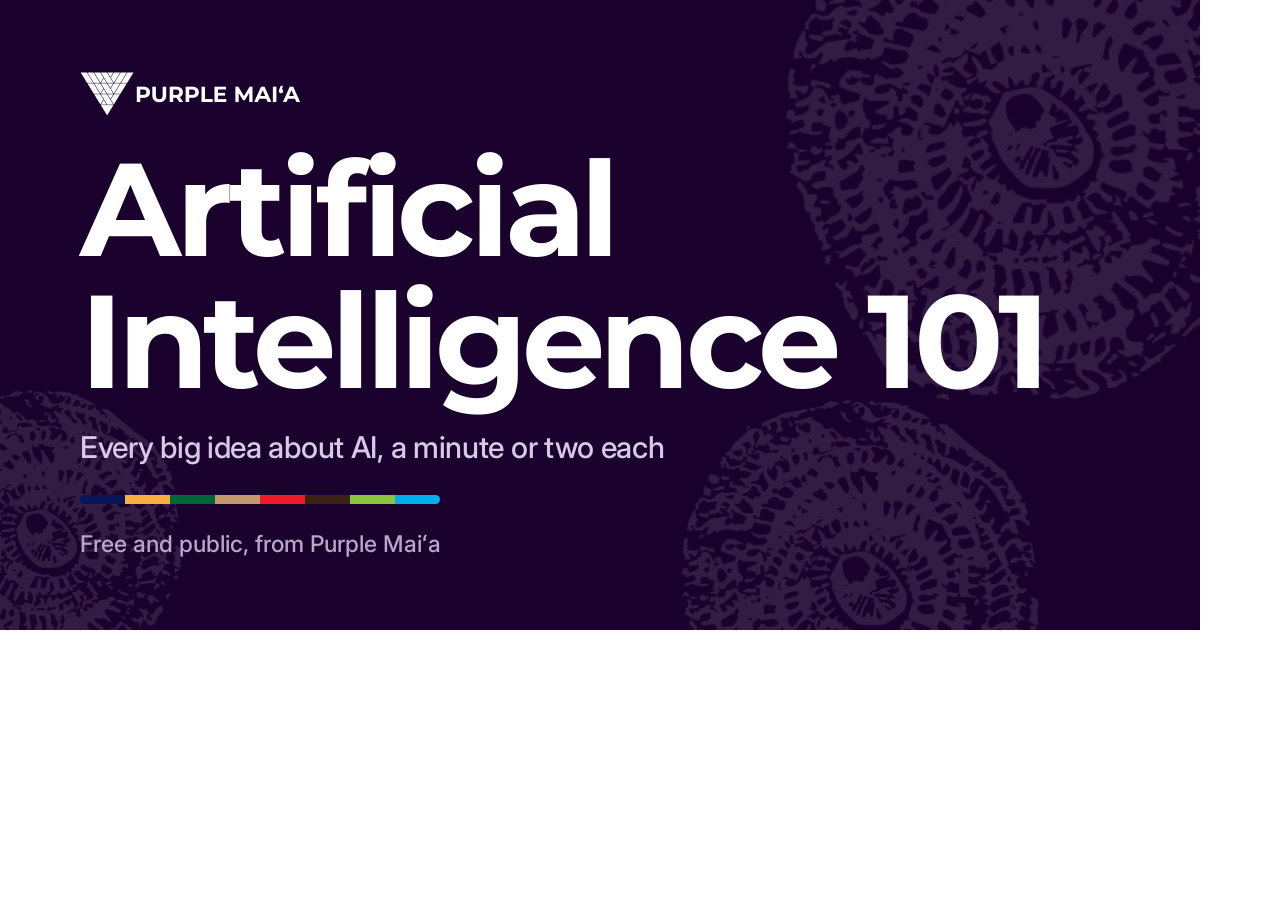
<file: tools/social-card-intro.html>
<!-- Source for assets/social-intro.png (the og:image for the community edition). Re-render after any rebrand
     so link previews match the site. From the repo root:

       chrome --headless --disable-gpu --disable-lcd-text --hide-scrollbars
              --force-device-scale-factor=1 --window-size=1200,630
              --virtual-time-budget=6000
              --screenshot=assets/social-intro.png tools/social-card-intro.html

     --disable-lcd-text is not optional: without it Windows renders text with
     subpixel antialiasing and every letter picks up colour fringing in the PNG.

     The kapala stamps are plain background layers here, not masks like they are
     on the page. Chrome would not resolve a mask-image over file://, and the
     stamp is white-on-transparent anyway, so it tints itself against the purple. -->
<!doctype html><html><head><meta charset="utf-8">
<link rel="preconnect" href="https://fonts.googleapis.com">
<link rel="preconnect" href="https://fonts.gstatic.com" crossorigin>
<link rel="stylesheet" href="https://fonts.googleapis.com/css2?family=Montserrat:wght@600;700&family=Inter:wght@400;500;600&display=swap">
<style>
  *{box-sizing:border-box} html,body{margin:0;padding:0}
  .card{
    position:relative; width:1200px; height:630px; overflow:hidden;
    background:#1a002d; color:#fff;
    font-family:'Inter',sans-serif; -webkit-font-smoothing:antialiased;
    padding:72px 80px; display:flex; flex-direction:column;
  }
  /* Same kāpala motif as the page, same masking trick. */
  /* The stamp PNG is white-on-transparent, so it needs no mask here —
     plain background layers tint themselves against the purple. */
  .tex{
    position:absolute; inset:0; opacity:.11;
    background-image:url("../assets/stamp.png"),url("../assets/stamp.png"),url("../assets/stamp.png");
    background-repeat:no-repeat;
    background-size:520px,380px,300px;
    background-position:right -90px top -120px, right 150px bottom -150px, left -110px bottom -60px;
  }
  .logo{position:relative; height:44px; width:auto; align-self:flex-start; margin-bottom:auto}
  h1{
    position:relative; font-family:'Montserrat',sans-serif; font-weight:700;
    font-size:132px; line-height:1; letter-spacing:-.04em; margin:0 0 22px;
  }
  .sub{
    position:relative; margin:0 0 30px; font-size:30px; font-weight:500;
    letter-spacing:-.01em; color:#d9c9e8;
  }
  .strip{position:relative; display:flex; height:9px; width:360px; border-radius:99px; overflow:hidden; margin-bottom:26px}
  .strip i{flex:1}
  .foot{position:relative; margin:0; font-size:23px; font-weight:500; color:#b9a6c9}
</style></head><body>
<div class="card">
  <div class="tex"></div>
  <img class="logo" src="../assets/pm-lockup-white.png" alt="">
  <h1>Artificial Intelligence 101</h1>
  <p class="sub">Every big idea about AI, a minute or two each</p>
  <!-- the logo's own eight colours, in logo order -->
  <div class="strip">
    <i style="background:#081659"></i><i style="background:#faaf40"></i>
    <i style="background:#006838"></i><i style="background:#c3996b"></i>
    <i style="background:#ec1c24"></i><i style="background:#3b2314"></i>
    <i style="background:#8bc53f"></i><i style="background:#00adee"></i>
  </div>
  <p class="foot">Free and public, from Purple Maiʻa</p>
</div></body></html>
</file>
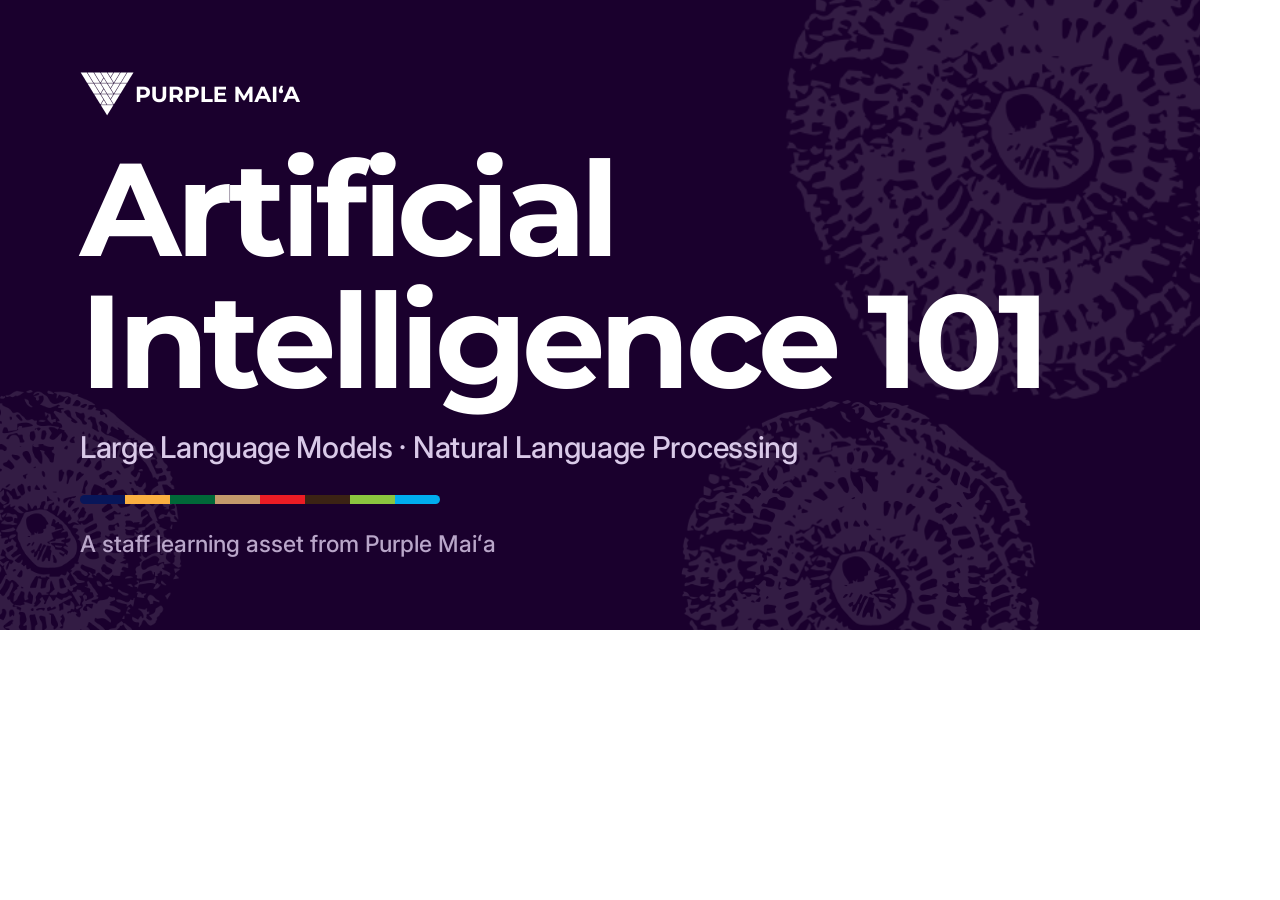
<file: tools/social-card.html>
<!-- Source for assets/social.png (the og:image). Re-render after any rebrand
     so link previews match the site. From the repo root:

       chrome --headless --disable-gpu --disable-lcd-text --hide-scrollbars
              --force-device-scale-factor=1 --window-size=1200,630
              --virtual-time-budget=6000
              --screenshot=assets/social.png tools/social-card.html

     --disable-lcd-text is not optional: without it Windows renders text with
     subpixel antialiasing and every letter picks up colour fringing in the PNG.

     The kapala stamps are plain background layers here, not masks like they are
     on the page. Chrome would not resolve a mask-image over file://, and the
     stamp is white-on-transparent anyway, so it tints itself against the purple. -->
<!doctype html><html><head><meta charset="utf-8">
<link rel="preconnect" href="https://fonts.googleapis.com">
<link rel="preconnect" href="https://fonts.gstatic.com" crossorigin>
<link rel="stylesheet" href="https://fonts.googleapis.com/css2?family=Montserrat:wght@600;700&family=Inter:wght@400;500;600&display=swap">
<style>
  *{box-sizing:border-box} html,body{margin:0;padding:0}
  .card{
    position:relative; width:1200px; height:630px; overflow:hidden;
    background:#1a002d; color:#fff;
    font-family:'Inter',sans-serif; -webkit-font-smoothing:antialiased;
    padding:72px 80px; display:flex; flex-direction:column;
  }
  /* Same kāpala motif as the page, same masking trick. */
  /* The stamp PNG is white-on-transparent, so it needs no mask here —
     plain background layers tint themselves against the purple. */
  .tex{
    position:absolute; inset:0; opacity:.11;
    background-image:url("../assets/stamp.png"),url("../assets/stamp.png"),url("../assets/stamp.png");
    background-repeat:no-repeat;
    background-size:520px,380px,300px;
    background-position:right -90px top -120px, right 150px bottom -150px, left -110px bottom -60px;
  }
  .logo{position:relative; height:44px; width:auto; align-self:flex-start; margin-bottom:auto}
  h1{
    position:relative; font-family:'Montserrat',sans-serif; font-weight:700;
    font-size:132px; line-height:1; letter-spacing:-.04em; margin:0 0 22px;
  }
  .sub{
    position:relative; margin:0 0 30px; font-size:30px; font-weight:500;
    letter-spacing:-.01em; color:#d9c9e8;
  }
  .strip{position:relative; display:flex; height:9px; width:360px; border-radius:99px; overflow:hidden; margin-bottom:26px}
  .strip i{flex:1}
  .foot{position:relative; margin:0; font-size:23px; font-weight:500; color:#b9a6c9}
</style></head><body>
<div class="card">
  <div class="tex"></div>
  <img class="logo" src="../assets/pm-lockup-white.png" alt="">
  <h1>Artificial Intelligence 101</h1>
  <p class="sub">Large Language Models · Natural Language Processing</p>
  <!-- the logo's own eight colours, in logo order -->
  <div class="strip">
    <i style="background:#081659"></i><i style="background:#faaf40"></i>
    <i style="background:#006838"></i><i style="background:#c3996b"></i>
    <i style="background:#ec1c24"></i><i style="background:#3b2314"></i>
    <i style="background:#8bc53f"></i><i style="background:#00adee"></i>
  </div>
  <p class="foot">A staff learning asset from Purple Maiʻa</p>
</div></body></html>
</file>
<file: assets/styles.css>
/* =============================================================
   styles.css — one stylesheet, no build step, no framework.
   Colours live as tokens in :root. Change them once, here.
   ============================================================= */

/* ---------- TOKENS: LIGHT ----------
   Palette is Purple Maiʻa's own, sampled from the brand logo:
     purple #1a002d · navy #081659 · green #006838 · tan #c3996b
     red #ec1c24 · cyan #00adee · amber #faaf40 · lime #8bc53f
   purplemaia.org pairs Montserrat headings with Inter body text,
   near-black on off-white, and a 16px corner radius. Same here.
   Accent values are tuned for contrast, not picked by eye:
   --accent is 8.2:1 on --bg and 8.5:1 under white button text.      */
:root {
  --bg:            #fbfafc;
  --bg-alt:        #f4f1f7;
  --surface:       #ffffff;
  --surface-2:     #f8f6fa;
  --border:        #e7e2ec;
  --border-strong: #d5cdde;

  --text:          #15031f;
  --text-2:        #463a52;
  --muted:         #776c82;

  --accent:        #6b2f96;
  --accent-hover:  #5b2a82;
  --accent-soft:   #f2e9fa;
  --accent-ink:    #ffffff;

  --coral:         #b4452c;
  --coral-soft:    #fbeae4;
  --gold:          #946a0c;
  --gold-soft:     #f8f0dc;
  --ocean:         #0d6f99;
  --ocean-soft:    #e4f1f8;

  --shadow-sm: 0 1px 2px rgba(26,0,45,.05), 0 1px 3px rgba(26,0,45,.05);
  --shadow-md: 0 2px 4px rgba(26,0,45,.04), 0 8px 24px rgba(26,0,45,.08);
  --shadow-lg: 0 8px 16px rgba(26,0,45,.07), 0 24px 64px rgba(26,0,45,.15);

  --radius:    16px;
  --radius-sm: 10px;
  --radius-lg: 24px;

  --font-body:    'Inter', -apple-system, BlinkMacSystemFont, 'Segoe UI', Roboto, Helvetica, Arial, sans-serif;
  --font-display: 'Montserrat', 'Inter', -apple-system, BlinkMacSystemFont, 'Segoe UI', Helvetica, Arial, sans-serif;
  --font-mono:    ui-monospace, SFMono-Regular, 'SF Mono', Menlo, Consolas, monospace;

  --header-h: 62px;
  --wrap: 1180px;
}

/* ---------- TOKENS: DARK ---------- */
@media (prefers-color-scheme: dark) {
  :root:not([data-theme="light"]) {
    --bg:            #120a18;
    --bg-alt:        #180e20;
    --surface:       #1d1226;
    --surface-2:     #251830;
    --border:        #33243f;
    --border-strong: #46334f;

    --text:          #f3eef7;
    --text-2:        #cfc4d8;
    --muted:         #9b8fa6;

    --accent:        #c9a4ef;
    --accent-hover:  #dcc0f8;
    --accent-soft:   #2a1838;
    --accent-ink:    #1a002d;

    --coral:         #f0876a;
    --coral-soft:    #33201a;
    --gold:          #e8a33d;
    --gold-soft:     #2f2411;
    --ocean:         #4cc6f5;
    --ocean-soft:    #102b38;

    --shadow-sm: 0 1px 2px rgba(0,0,0,.4);
    --shadow-md: 0 2px 6px rgba(0,0,0,.4), 0 10px 30px rgba(0,0,0,.35);
    --shadow-lg: 0 10px 20px rgba(0,0,0,.45), 0 30px 70px rgba(0,0,0,.5);
  }
}

:root[data-theme="dark"] {
  --bg:            #120a18;
  --bg-alt:        #180e20;
  --surface:       #1d1226;
  --surface-2:     #251830;
  --border:        #33243f;
  --border-strong: #46334f;

  --text:          #f3eef7;
  --text-2:        #cfc4d8;
  --muted:         #9b8fa6;

  --accent:        #c9a4ef;
  --accent-hover:  #dcc0f8;
  --accent-soft:   #2a1838;
  --accent-ink:    #1a002d;

  --coral:         #f0876a;
  --coral-soft:    #33201a;
  --gold:          #e8a33d;
  --gold-soft:     #2f2411;
  --ocean:         #4cc6f5;
  --ocean-soft:    #102b38;

  --shadow-sm: 0 1px 2px rgba(0,0,0,.4);
  --shadow-md: 0 2px 6px rgba(0,0,0,.4), 0 10px 30px rgba(0,0,0,.35);
  --shadow-lg: 0 10px 20px rgba(0,0,0,.45), 0 30px 70px rgba(0,0,0,.5);
}

/* ---------- BASE ---------- */
*, *::before, *::after { box-sizing: border-box; }

/* Must win over the display rules below (.palette-backdrop, .btn, …),
   otherwise anything toggled with the `hidden` attribute stays visible. */
[hidden] { display: none !important; }

html { scroll-behavior: smooth; scroll-padding-top: calc(var(--header-h) + 18px); -webkit-text-size-adjust: 100%; }

body {
  margin: 0;
  background: var(--bg);
  color: var(--text);
  font-family: var(--font-body);
  font-size: 16.5px;
  line-height: 1.62;
  -webkit-font-smoothing: antialiased;
  overflow-x: hidden;
}

/* ---------- ʻOhe kāpala texture ----------
   The stamp motif the Purple Maiʻa deck uses, bled into the margins either
   side of the 1180px column. It ships as a *mask*, not as a
   coloured image, so a single file tints itself from --accent and follows
   the theme instead of needing a light and a dark copy.

   The file keeps a real alpha channel on purpose: the default mask-mode is
   alpha, so this never depends on mask-mode:luminance, which older Chrome
   ignores — and ignoring it would paint a solid square.

   body gets its own stacking context so the ::before can sit at z-index -1,
   which puts it above body's background but below every bit of content. */
body { position: relative; z-index: 0; }

body::before {
  content: '';
  position: absolute;
  inset: 0;
  z-index: -1;
  pointer-events: none;
  display: none;              /* only drawn when there is margin to draw in */
  background-color: var(--accent);
  opacity: .06;

  --stamp: url("stamp.png");
  -webkit-mask-image: var(--stamp), var(--stamp), var(--stamp), var(--stamp), var(--stamp);
          mask-image: var(--stamp), var(--stamp), var(--stamp), var(--stamp), var(--stamp);
  -webkit-mask-repeat: no-repeat;
          mask-repeat: no-repeat;
  -webkit-mask-size: 420px, 340px, 380px, 460px, 360px;
          mask-size: 420px, 340px, 380px, 460px, 360px;
  /* Pushed mostly off-canvas; only an edge bleeds in, so it reads as
     texture rather than as clip art sitting in the margin. */
  -webkit-mask-position:
    left -150px top 7%,  right -120px top 26%, left -110px top 48%,
    right -170px top 70%, left -140px top 90%;
          mask-position:
    left -150px top 7%,  right -120px top 26%, left -110px top 48%,
    right -170px top 70%, left -140px top 90%;
}

@media (min-width: 1240px) { body::before { display: block; } }

/* Light purple on a near-black page needs a little more to register. */
@media (prefers-color-scheme: dark) {
  :root:not([data-theme="light"]) body::before { opacity: .085; }
}
:root[data-theme="dark"] body::before { opacity: .085; }

@media print { body::before { display: none; } }

h1, h2, h3, h4 { font-family: var(--font-display); font-weight: 700; line-height: 1.15; letter-spacing: -.022em; margin: 0; }
p { margin: 0 0 1em; }
a { color: var(--accent); text-decoration-color: color-mix(in srgb, var(--accent) 35%, transparent); text-underline-offset: 3px; }
a:hover { color: var(--accent-hover); }
img, svg { max-width: 100%; }
button { font: inherit; color: inherit; }
code { font-family: var(--font-mono); font-size: .88em; background: var(--surface-2); padding: .15em .4em; border-radius: 5px; }

:focus-visible { outline: 2.5px solid var(--accent); outline-offset: 2px; border-radius: 4px; }

.wrap { width: 100%; max-width: var(--wrap); margin-inline: auto; padding-inline: 16px; }
.wrap-narrow { max-width: 780px; }
.muted { color: var(--muted); }
.small { font-size: .875rem; }

.skip-link {
  position: absolute; left: 12px; top: -60px; z-index: 200;
  background: var(--accent); color: var(--accent-ink);
  padding: 10px 16px; border-radius: 8px; font-weight: 600; text-decoration: none;
  transition: top .18s ease;
}
.skip-link:focus { top: 12px; color: var(--accent-ink); }

.linklike {
  background: none; border: 0; padding: 0; color: var(--accent);
  text-decoration: underline; text-underline-offset: 3px; cursor: pointer; font-weight: 500;
}

/* ---------- HEADER ---------- */
.site-header {
  position: sticky; top: 0; z-index: 90;
  background: color-mix(in srgb, var(--bg) 82%, transparent);
  backdrop-filter: saturate(180%) blur(14px);
  -webkit-backdrop-filter: saturate(180%) blur(14px);
  border-bottom: 1px solid transparent;
  transition: border-color .2s ease, background .2s ease;
}
.site-header.is-stuck { border-bottom-color: var(--border); }

/* Home page: frosted glass. More see-through and more blur than elsewhere,
   so the cards and the margin texture show softly through as they pass
   under it. At the top it sits on the plain page colour, the same colour as
   the title band below it, so the two read as one. */
.site-header.is-glass {
  background: color-mix(in srgb, var(--bg) 58%, transparent);
  backdrop-filter: saturate(180%) blur(22px);
  -webkit-backdrop-filter: saturate(180%) blur(22px);
}
.site-header.is-glass.is-stuck {
  border-bottom-color: color-mix(in srgb, var(--border) 70%, transparent);
  box-shadow: 0 1px 0 color-mix(in srgb, var(--surface) 40%, transparent) inset, var(--shadow-sm);
}

.header-inner { display: flex; align-items: center; gap: 18px; height: var(--header-h); }

.brand { display: inline-flex; align-items: center; gap: 10px; text-decoration: none; color: var(--text); font-weight: 600; flex-shrink: 1; min-width: 0; }
/* Purple Maiʻa mark. Two files rather than one tinted file: the mark is
   nine brand colours, and its deep purple cells vanish on a dark page. */
.brand-mark {
  width: 32px; height: 26px; flex-shrink: 0;
  background: url("pm-mark.png") center/contain no-repeat;
}
@media (prefers-color-scheme: dark) {
  :root:not([data-theme="light"]) .brand-mark { background-image: url("pm-mark-white.png"); }
}
:root[data-theme="dark"] .brand-mark { background-image: url("pm-mark-white.png"); }
.brand-text { font-family: var(--font-display); font-size: 1.04rem; letter-spacing: -.02em; white-space: nowrap; }
/* A long site name must never push the search, theme and menu buttons off a
   phone screen: below 560px it may wrap onto two lines instead. */
@media (max-width: 560px) {
  .brand-text { white-space: normal; font-size: .92rem; line-height: 1.2; text-wrap: balance; }
  .header-inner { gap: 12px; }
}

.site-nav { display: flex; gap: 2px; margin-left: auto; }
.site-nav a {
  color: var(--text-2); text-decoration: none; font-size: .925rem; font-weight: 500;
  padding: 7px 11px; border-radius: 8px; transition: background .15s ease, color .15s ease;
  white-space: nowrap;
}
.site-nav a:hover { background: var(--surface-2); color: var(--text); }
.site-nav a.active { color: var(--accent); background: var(--accent-soft); }

.header-actions { display: flex; align-items: center; gap: 8px; }

.search-trigger {
  display: inline-flex; align-items: center; gap: 8px;
  background: var(--surface); border: 1px solid var(--border);
  color: var(--muted); padding: 6px 9px 6px 11px; border-radius: 9px; cursor: pointer;
  font-size: .875rem; transition: border-color .15s ease, color .15s ease;
}
.search-trigger:hover { border-color: var(--border-strong); color: var(--text-2); }
.search-trigger svg { width: 15px; height: 15px; }

kbd {
  font-family: var(--font-mono); font-size: .72rem; line-height: 1;
  background: var(--surface-2); border: 1px solid var(--border);
  border-radius: 5px; padding: 3px 5px; color: var(--muted);
}

.icon-btn {
  width: 36px; height: 36px; display: grid; place-items: center;
  background: var(--surface); border: 1px solid var(--border);
  border-radius: 9px; cursor: pointer; color: var(--text-2);
  transition: border-color .15s ease, color .15s ease;
}
.icon-btn:hover { border-color: var(--border-strong); color: var(--text); }
.icon-btn svg { width: 17px; height: 17px; }
.i-moon { display: none; }
:root[data-theme="dark"] .i-sun { display: none; }
:root[data-theme="dark"] .i-moon { display: block; }
@media (prefers-color-scheme: dark) {
  :root:not([data-theme="light"]) .i-sun { display: none; }
  :root:not([data-theme="light"]) .i-moon { display: block; }
}

.menu-btn { display: none; }

/* Under the header on a module page: how much of that module is done. */
.scroll-progress[hidden] { display: none; }
.scroll-progress {
  height: 3px; background: var(--accent); width: 0%;
  transition: width .5s cubic-bezier(.22,1,.36,1); position: absolute; bottom: -1px; left: 0;
}

/* ---------- HERO ---------- */
.hero { position: relative; padding: 68px 0 0; overflow: hidden; }
.hero-inner { position: relative; }
/* The hairline between the title band and the module cards. Drawn inside the
   content column, like the one under a module page's header. */
.hero-inner::after { content: ""; display: block; height: 1px; margin-top: 44px; background: var(--border); }
.hero h1 { font-size: clamp(2.6rem, 5.4vw, 3.9rem); max-width: 16ch; margin-bottom: 18px; text-wrap: balance; }
.lede { font-size: clamp(1.1rem, 2vw, 1.22rem); color: var(--text-2); max-width: 54ch; margin: 0; }

.hero-meta { list-style: none; display: flex; flex-wrap: wrap; gap: 8px 20px; padding: 0; margin: 20px 0 0; }
.hero-meta:empty { display: none; }
.hero-meta li { display: inline-flex; align-items: center; gap: 8px; color: var(--text-2); font-size: .94rem; }
.hero-meta svg { width: 16px; height: 16px; color: var(--accent); flex-shrink: 0; }

.btn {
  display: inline-flex; align-items: center; justify-content: center; gap: 8px;
  padding: 12px 22px; border-radius: 11px; font-weight: 600; font-size: .96rem;
  text-decoration: none; cursor: pointer; border: 1px solid transparent;
  transition: transform .12s ease, background .15s ease, border-color .15s ease, box-shadow .15s ease;
}
.btn:active { transform: translateY(1px); }
.btn-primary { background: var(--accent); color: var(--accent-ink); box-shadow: var(--shadow-md); }
.btn-primary:hover { background: var(--accent-hover); color: var(--accent-ink); }
.btn-ghost { background: var(--surface); border-color: var(--border); color: var(--text); }
.btn-ghost:hover { border-color: var(--border-strong); color: var(--text); }
.btn-small { padding: 7px 13px; font-size: .85rem; border-radius: 9px; }

/* ---------- MODULE CARDS (home) ---------- */
.module-grid { display: grid; grid-template-columns: repeat(3, minmax(0, 1fr)); gap: 18px; }
.module-card {
  display: flex; flex-direction: column; overflow: hidden; text-decoration: none; color: inherit;
  background: var(--surface); border: 1px solid var(--border); border-radius: var(--radius-lg);
  transition: transform .18s ease, box-shadow .18s ease, border-color .18s ease;
}
.module-card:hover { transform: translateY(-3px); box-shadow: var(--shadow-md); border-color: var(--border-strong); color: inherit; }
.module-card:focus-visible { outline-offset: 3px; border-radius: var(--radius-lg); }
.module-art {
  position: relative; aspect-ratio: 16 / 9; display: block; border-bottom: 1px solid var(--border);
  background: linear-gradient(135deg, color-mix(in srgb, var(--accent) 16%, var(--surface-2)), color-mix(in srgb, var(--ocean) 13%, var(--surface-2)));
}
.module-art img { width: 100%; height: 100%; object-fit: cover; display: block; }
/* The hover clip sits over the still and fades in once it is really playing. */
.module-preview {
  position: absolute; inset: 0; width: 100%; height: 100%; object-fit: cover;
  opacity: 0; transition: opacity .35s ease; pointer-events: none;
}
.module-art.is-playing .module-preview { opacity: 1; }
.module-num {
  position: absolute; top: 12px; left: 12px; font-size: .78rem; font-weight: 700; color: var(--text-2);
  background: color-mix(in srgb, var(--surface) 92%, transparent); padding: 4px 10px; border-radius: 999px;
}
.module-body { display: flex; flex-direction: column; gap: 10px; padding: 22px 24px 24px; flex: 1; }
.module-title { font-size: 1.45rem; }
.module-summary { color: var(--text-2); font-size: .97rem; margin: 0; flex: 1; }
.module-meta { font-size: .86rem; color: var(--muted); }
.module-cta { align-self: flex-start; margin-top: 6px; }

/* Progress meters: the module cards and the line under the headline. */
.meter { display: block; height: 6px; border-radius: 999px; background: var(--border); overflow: hidden; }
.meter b { display: block; height: 100%; width: 0; background: var(--accent); border-radius: 999px; transition: width .6s cubic-bezier(.22,1,.36,1); }
.module-progress { display: flex; align-items: center; gap: 12px; font-size: .86rem; color: var(--text-2); }
.module-progress .meter { flex: 1; }
.module-progress-label { flex-shrink: 0; font-variant-numeric: tabular-nums; }
.module-card.is-complete .module-progress-label { color: var(--accent); font-weight: 600; }
.overall { display: flex; flex-wrap: wrap; align-items: center; gap: 8px 14px; margin-top: 24px; font-size: .92rem; color: var(--text-2); }
.overall .meter { width: 220px; height: 8px; }
.overall-text { font-weight: 600; font-variant-numeric: tabular-nums; }
.overall-text:focus { outline: none; }
.overall .linklike[hidden] { display: none; }
.overall-note { color: var(--muted); }
.overall .linklike { font-size: .88rem; }
/* The certificate button sits in the same row, after the reset link. It is
   hidden until the whole course is finished, so it never competes with the
   progress line for attention. */
.overall .cert-cta[hidden] { display: none; }
.overall .cert-cta { flex-basis: 100%; width: fit-content; margin-top: 4px; }
@media (min-width: 720px) { .overall .cert-cta { flex-basis: auto; margin-top: 0; } }

.placement { margin-top: 22px; max-width: 760px; }
.placement-open {
  display: flex; flex-wrap: wrap; align-items: center; gap: 10px 16px;
  padding: 16px 20px; border: 1px dashed var(--border-strong); border-radius: var(--radius);
  background: var(--surface);
}
.placement-open p { margin: 0; color: var(--text-2); font-size: .97rem; }
.placement-open .btn { margin-left: auto; }

/* ---------- REFERENCE (links on home, and its own page) ---------- */
.ref-links { display: grid; grid-template-columns: repeat(4, minmax(0, 1fr)); gap: 16px; }
.ref-link {
  display: flex; flex-direction: column; gap: 6px; padding: 20px 22px; text-decoration: none;
  background: var(--surface); border: 1px solid var(--border); border-radius: var(--radius);
  color: var(--text-2); font-size: .93rem; line-height: 1.5;
  transition: border-color .15s ease, transform .18s ease;
}
.ref-link:hover { border-color: var(--accent); color: var(--text-2); transform: translateY(-2px); }
.ref-link-title { font: 700 1.1rem/1.2 var(--font-display); letter-spacing: -.02em; color: var(--text); }
.ref-head { padding: 52px 0 10px; }
.ref-head h1 { font-size: clamp(2.3rem, 5vw, 3.5rem); margin-bottom: 18px; }
.ref-head h1:focus { outline: none; }
.ref-jump { display: flex; flex-wrap: wrap; gap: 8px; }
.ref-jump a {
  padding: 7px 14px; border-radius: 999px; border: 1px solid var(--border); background: var(--surface);
  color: var(--text-2); text-decoration: none; font-size: .9rem; font-weight: 500;
  transition: border-color .15s ease, color .15s ease;
}
.ref-jump a:hover { border-color: var(--accent); color: var(--accent); }
/* <html> already reserves the header plus 18px when scrolling to anything
   (scroll-padding-top), so these margins only add the breathing room. */
#referenceView .section-head { scroll-margin-top: 10px; }
@media (max-width: 980px) { .ref-links { grid-template-columns: repeat(2, minmax(0, 1fr)); } }
@media (max-width: 560px) { .ref-links { grid-template-columns: 1fr; } }

.why h2 { font-size: clamp(1.5rem, 3vw, 1.9rem); margin-bottom: 12px; }
.why p { color: var(--text-2); max-width: 68ch; }

/* ---------- Hero quiz: the three placement questions ---------- */
.hq-card {
  background: var(--surface); border: 1px solid var(--border); border-radius: var(--radius-lg);
  padding: 28px 30px 24px; box-shadow: var(--shadow-md);
  display: flex; flex-direction: column;
  animation: hq-in .32s cubic-bezier(.22,1,.36,1);
}
@keyframes hq-in { from { opacity: .4; transform: translateY(6px); } }
.hq-head { display: flex; align-items: center; gap: 12px; margin-bottom: 18px; }
.hq-step { font-size: .86rem; font-weight: 600; color: var(--muted); font-variant-numeric: tabular-nums; }
.hq-bars { display: flex; gap: 6px; margin-left: auto; }
.hq-bars i { width: 34px; height: 5px; border-radius: 999px; background: var(--border); transition: background .2s ease; }
.hq-bars i.on { background: var(--accent); }
.hq-q { font-size: clamp(1.35rem, 2.3vw, 1.7rem); line-height: 1.22; margin-bottom: 22px; text-wrap: balance; }
.hq-q:focus { outline: none; }
.hq-q:focus-visible { outline: 2.5px solid var(--accent); outline-offset: 4px; }
.hq-options { list-style: none; margin: 0; padding: 0; display: flex; flex-direction: column; gap: 10px; }
.hq-option {
  width: 100%; display: flex; align-items: center; gap: 14px; text-align: left; cursor: pointer;
  padding: 14px 18px; border: 1px solid var(--border); border-radius: var(--radius);
  background: var(--surface); color: var(--text); font-weight: 500; font-size: 1rem; line-height: 1.4;
  transition: border-color .15s ease, background .15s ease, color .15s ease;
}
.hq-mark {
  width: 20px; height: 20px; border-radius: 50%; flex-shrink: 0;
  border: 2px solid var(--border-strong); transition: border-color .15s ease, border-width .15s ease;
}
.hq-option:hover { border-color: var(--accent); background: var(--accent-soft); color: var(--accent); }
.hq-option:hover .hq-mark { border-color: var(--accent); }
.hq-option:active .hq-mark { border-width: 6px; border-color: var(--accent); }
.hq-option:focus-visible { outline-offset: 3px; border-radius: var(--radius); }
.hq-foot { display: flex; align-items: center; justify-content: space-between; gap: 12px; margin-top: 18px; min-height: 24px; }
.hq-note { font-size: .84rem; color: var(--muted); margin-left: auto; }
.hq-foot .linklike { font-size: .88rem; }

.hq-result .tag { align-self: flex-start; margin-bottom: 12px; }
.hq-result .hq-q { margin-bottom: 10px; }
.hq-body { color: var(--text-2); font-size: 1rem; margin: 0 0 24px; }
.hq-actions { display: flex; flex-wrap: wrap; gap: 10px; }

/* ---------- SECTIONS ---------- */
.section { padding: 76px 0; }
.section-tight { padding: 48px 0; }
.section-alt { background: var(--bg-alt); border-block: 1px solid var(--border); }
.section-head { max-width: 62ch; margin-bottom: 34px; }
.section-head h2 { font-size: clamp(1.7rem, 3.6vw, 2.35rem); margin-bottom: 10px; }
.section-sub { color: var(--muted); font-size: 1.03rem; margin: 0; }

/* ---------- TOOLBAR / FILTERS ---------- */
.toolbar { display: flex; flex-wrap: wrap; gap: 14px; align-items: center; justify-content: space-between; margin-bottom: 26px; }
.filters { display: flex; flex-wrap: wrap; gap: 7px; }
.chip {
  background: var(--surface); border: 1px solid var(--border); color: var(--text-2);
  padding: 7px 14px; border-radius: 999px; font-size: .885rem; font-weight: 500; cursor: pointer;
  transition: background .14s ease, border-color .14s ease, color .14s ease;
}
.chip:hover { border-color: var(--border-strong); color: var(--text); }
.chip[aria-pressed="true"] { background: var(--accent); border-color: var(--accent); color: var(--accent-ink); }
.chip .chip-count { opacity: .6; margin-left: 5px; font-variant-numeric: tabular-nums; }

.filter-input { position: relative; display: flex; align-items: center; min-width: 230px; }
.filter-input-wide { max-width: 420px; margin-bottom: 26px; }
.filter-input svg { position: absolute; left: 12px; width: 16px; height: 16px; color: var(--muted); pointer-events: none; }
.filter-input input {
  width: 100%; background: var(--surface); border: 1px solid var(--border); color: var(--text);
  padding: 10px 14px 10px 36px; border-radius: 10px; font-size: .93rem; font-family: inherit;
}
.filter-input input::placeholder { color: var(--muted); }
.filter-input input:focus { outline: 2px solid var(--accent); outline-offset: 1px; border-color: transparent; }

.empty-state { text-align: center; color: var(--muted); padding: 44px 0; }

/* ---------- TIMELINE ---------- */
.timeline { list-style: none; padding: 0; margin: 0; position: relative; max-width: 840px; }
.timeline::before { content: ""; position: absolute; left: 79px; top: 8px; bottom: 8px; width: 2px; background: var(--border); }
.timeline li { position: relative; display: grid; grid-template-columns: 62px 1fr; gap: 34px; padding: 0 0 26px; }
.timeline li:last-child { padding-bottom: 0; }
.t-time { font-family: var(--font-mono); font-size: .86rem; color: var(--muted); text-align: right; padding-top: 3px; font-weight: 500; }
.t-body { position: relative; }
.t-body::before {
  content: ""; position: absolute; left: -22px; top: 8px; width: 11px; height: 11px;
  border-radius: 50%; background: var(--accent); box-shadow: 0 0 0 4px var(--bg-alt);
}
.t-body h3 { font-size: 1.08rem; margin-bottom: 3px; display: flex; align-items: center; gap: 9px; flex-wrap: wrap; }
.t-body p { color: var(--text-2); font-size: .93rem; margin: 0; }
.t-tag { font-size: .69rem; font-weight: 600; text-transform: uppercase; letter-spacing: .05em; padding: 2px 8px; border-radius: 999px; background: var(--surface); border: 1px solid var(--border); color: var(--muted); font-family: var(--font-body); }

/* ---------- PROMPTS ---------- */
.prompt-grid { display: grid; grid-template-columns: repeat(auto-fill, minmax(min(330px, 100%), 1fr)); gap: 18px; }
.prompt-card { background: var(--surface); border: 1px solid var(--border); border-radius: var(--radius-lg); padding: 20px; display: flex; flex-direction: column; gap: 10px; }
.prompt-card h3 { font-size: 1.08rem; }
.prompt-use { color: var(--muted); font-size: .87rem; margin: 0; }
.prompt-card pre {
  background: var(--surface-2); border: 1px solid var(--border); border-radius: var(--radius-sm);
  padding: 14px; margin: 0; overflow-x: auto; flex-grow: 1;
  font-family: var(--font-mono); font-size: .8rem; line-height: 1.6; color: var(--text-2);
  white-space: pre-wrap; word-break: break-word;
}
.copy-btn {
  align-self: flex-start; display: inline-flex; align-items: center; gap: 7px;
  background: var(--surface-2); border: 1px solid var(--border); color: var(--text-2);
  padding: 7px 13px; border-radius: 9px; font-size: .855rem; font-weight: 600; cursor: pointer;
  transition: border-color .15s ease, color .15s ease;
}
.copy-btn:hover { border-color: var(--accent); color: var(--accent); }
.copy-btn svg { width: 14px; height: 14px; }
.copy-btn.copied { background: var(--accent-soft); border-color: var(--accent); color: var(--accent); }

/* ---------- GLOSSARY ---------- */
.glossary-grid { display: grid; grid-template-columns: repeat(auto-fill, minmax(min(290px, 100%), 1fr)); gap: 14px; }
.term-card { background: var(--surface); border: 1px solid var(--border); border-radius: var(--radius); padding: 16px 18px; }
.term-card dt { font-family: var(--font-display); font-size: 1.04rem; font-weight: 600; margin-bottom: 4px; }
.term-card dd { margin: 0; color: var(--text-2); font-size: .91rem; }
mark { background: color-mix(in srgb, var(--gold) 34%, transparent); color: inherit; border-radius: 3px; padding: 0 2px; }

/* ---------- FAQ ---------- */
.faq-list { display: flex; flex-direction: column; gap: 10px; }
.faq-item { background: var(--surface); border: 1px solid var(--border); border-radius: var(--radius); overflow: hidden; }
.faq-item summary {
  cursor: pointer; padding: 16px 20px; font-weight: 600; font-size: 1.02rem;
  list-style: none; display: flex; align-items: center; justify-content: space-between; gap: 14px;
}
.faq-item summary::-webkit-details-marker { display: none; }
.faq-item summary::after {
  content: ""; width: 9px; height: 9px; flex-shrink: 0;
  border-right: 2px solid var(--muted); border-bottom: 2px solid var(--muted);
  transform: rotate(45deg) translateY(-2px); transition: transform .2s ease;
}
.faq-item[open] summary::after { transform: rotate(225deg) translateY(-2px); }
.faq-item[open] summary { color: var(--accent); }
.faq-item .faq-answer { padding: 0 20px 18px; color: var(--text-2); font-size: .96rem; }

/* ---------- RESOURCES ---------- */
.resource-grid { display: grid; grid-template-columns: repeat(auto-fit, minmax(min(280px, 100%), 1fr)); gap: 22px; }
.resource-group h3 { font-size: .78rem; text-transform: uppercase; letter-spacing: .09em; color: var(--muted); margin-bottom: 12px; font-family: var(--font-body); font-weight: 700; }
.resource-group ul { list-style: none; padding: 0; margin: 0; display: flex; flex-direction: column; gap: 8px; }
.resource-link {
  display: flex; gap: 12px; align-items: flex-start; text-decoration: none; color: inherit;
  background: var(--surface); border: 1px solid var(--border); border-radius: var(--radius);
  padding: 13px 15px; transition: border-color .15s ease, transform .15s ease;
}
.resource-link:hover { border-color: var(--accent); transform: translateX(3px); color: inherit; }
.resource-link svg { width: 17px; height: 17px; color: var(--accent); flex-shrink: 0; margin-top: 3px; }
.resource-link strong { display: block; font-size: .95rem; font-weight: 600; }
.resource-link span { display: block; font-size: .85rem; color: var(--muted); }

/* ---------- FOOTER ---------- */
.site-footer { border-top: 1px solid var(--border); padding: 46px 0 84px; background: var(--bg); }
.footer-inner { display: flex; flex-wrap: wrap; gap: 26px; justify-content: space-between; align-items: flex-start; }
.footer-inner > div { max-width: 46ch; }
.footer-logo { display: block; width: 200px; height: auto; margin-bottom: 14px; }
@media (prefers-color-scheme: dark) {
  :root:not([data-theme="light"]) .footer-logo { content: url("pm-lockup-white.png"); }
}
:root[data-theme="dark"] .footer-logo { content: url("pm-lockup-white.png"); }
.footer-org { font-family: var(--font-display); font-size: 1.14rem; font-weight: 600; margin-bottom: 6px; }
.footer-links { display: flex; flex-wrap: wrap; gap: 8px 20px; }
.footer-links a { color: var(--text-2); text-decoration: none; font-size: .93rem; font-weight: 500; }
.footer-links a:hover { color: var(--accent); }
.footer-bottom { display: flex; flex-wrap: wrap; gap: 14px; justify-content: space-between; align-items: center; margin-top: 30px; padding-top: 20px; border-top: 1px solid var(--border); }
.footer-bottom p { margin: 0; }
.to-top { margin-left: auto; background: none; border: 0; color: var(--muted); font-size: .875rem; cursor: pointer; font-weight: 500; }
.to-top:hover { color: var(--accent); }

/* ---------- DIALOG CLOSE (feedback) ---------- */
.dialog-close {
  position: absolute; top: 12px; right: 12px; z-index: 5;
  width: 34px; height: 34px; border-radius: 50%; display: grid; place-items: center;
  background: color-mix(in srgb, var(--surface) 88%, transparent); border: 1px solid var(--border);
  cursor: pointer; color: var(--text-2); backdrop-filter: blur(8px);
}
.dialog-close:hover { color: var(--text); border-color: var(--border-strong); }
.dialog-close svg { width: 16px; height: 16px; }

.video-frame { position: relative; width: 100%; aspect-ratio: 16/9; background: #000; }
.video-frame iframe, .video-frame video { position: absolute; inset: 0; width: 100%; height: 100%; border: 0; }
/* Stand-in notice under every third-party embed. Rendered by embedFor() for
   youtube/vimeo only, so it vanishes when a lesson moves to a `file:` video. */
.video-standin {
  margin: 0;
  padding: 10px 16px;
  font-size: .84rem;
  line-height: 1.5;
  color: var(--text-2);
  background: var(--accent-soft);
  border-bottom: 1px solid var(--border);
}
.video-standin strong { color: var(--accent); font-weight: 600; }
/* ---------- COMMAND PALETTE ---------- */
.palette-backdrop {
  position: fixed; inset: 0; z-index: 120; background: rgba(10,12,16,.5);
  backdrop-filter: blur(3px); display: flex; align-items: flex-start; justify-content: center;
  padding: clamp(40px, 12vh, 130px) 16px 16px;
}
.palette {
  width: min(620px, 100%); background: var(--surface); border: 1px solid var(--border);
  border-radius: var(--radius-lg); box-shadow: var(--shadow-lg); overflow: hidden;
  animation: pop .16s ease-out;
}
@keyframes pop { from { opacity: 0; transform: translateY(-8px) scale(.985); } }
.palette-input { display: flex; align-items: center; gap: 11px; padding: 15px 17px; border-bottom: 1px solid var(--border); }
.palette-input svg { width: 18px; height: 18px; color: var(--muted); flex-shrink: 0; }
.palette-input input { flex: 1; background: none; border: 0; outline: 0; font-size: 1.02rem; color: var(--text); font-family: inherit; }
.palette-input input::placeholder { color: var(--muted); }
.palette-results { list-style: none; margin: 0; padding: 7px; max-height: 46vh; overflow-y: auto; }
.palette-results li { border-radius: var(--radius-sm); }
.palette-results button {
  width: 100%; text-align: left; background: none; border: 0; cursor: pointer;
  padding: 10px 12px; border-radius: var(--radius-sm); display: flex; align-items: baseline; gap: 10px;
}
.palette-results li.active button, .palette-results button:hover { background: var(--surface-2); }
.palette-results .r-kind { font-size: .68rem; text-transform: uppercase; letter-spacing: .07em; font-weight: 700; color: var(--accent); flex-shrink: 0; width: 66px; }
.palette-results .r-title { font-weight: 600; font-size: .95rem; }
.palette-results .r-sub { color: var(--muted); font-size: .84rem; margin-left: auto; padding-left: 12px; flex-shrink: 0; }
.palette-empty { padding: 26px 16px; text-align: center; color: var(--muted); font-size: .93rem; }
.palette-foot { margin: 0; padding: 10px 16px; border-top: 1px solid var(--border); color: var(--muted); font-size: .78rem; display: flex; align-items: center; gap: 5px; }
.palette-foot kbd { margin-right: 2px; }

/* ---------- TOAST ---------- */
.toast {
  position: fixed; left: 50%; bottom: 26px; transform: translate(-50%, 16px);
  background: var(--text); color: var(--bg); padding: 11px 19px; border-radius: 11px;
  font-size: .91rem; font-weight: 500; box-shadow: var(--shadow-lg);
  opacity: 0; pointer-events: none; transition: opacity .2s ease, transform .2s ease; z-index: 200;
}
.toast.show { opacity: 1; transform: translate(-50%, 0); }

/* ---------- AUDIENCE SWITCHER ---------- */
.audience-bar { background: var(--bg-alt); border-bottom: 1px solid var(--border); padding: 11px 0 12px; }
.audience-inner { display: flex; flex-wrap: wrap; align-items: center; gap: 10px 14px; }
.audience-label {
  font-size: .71rem; text-transform: uppercase; letter-spacing: .08em;
  font-weight: 700; color: var(--muted); flex-shrink: 0;
}
.audience-chips { display: flex; flex-wrap: wrap; gap: 6px; }
.audience-chip {
  font: inherit; font-size: .855rem; font-weight: 500; cursor: pointer;
  padding: 5px 13px; border-radius: 999px; border: 1px solid var(--border);
  background: var(--surface); color: var(--text-2); transition: border-color .15s ease, color .15s ease;
}
.audience-chip:hover { border-color: var(--border-strong); color: var(--text); }
.audience-chip[aria-pressed="true"] {
  background: var(--ocean-soft); border-color: color-mix(in srgb, var(--ocean) 55%, var(--border));
  color: var(--ocean); font-weight: 600;
}
.audience-share {
  margin-left: auto; font: inherit; font-size: .82rem; font-weight: 500;
  background: none; border: 0; cursor: pointer; color: var(--muted); white-space: nowrap;
}
.audience-share:hover { color: var(--accent); }
.audience-blurb { margin: 8px auto 0; color: var(--muted); font-size: .86rem; }

/* "Start here" flag on the lessons an audience leads with */
.tag-feature { background: var(--ocean-soft); color: var(--ocean); }
.tag-check { background: var(--gold-soft); color: var(--gold); }
.chip-feature[aria-pressed="false"] { border-color: color-mix(in srgb, var(--ocean) 40%, var(--border)); color: var(--ocean); }
.chip-feature[aria-pressed="true"] { background: var(--ocean); border-color: var(--ocean); color: #fff; }

/* ---------- CHECK YOUR UNDERSTANDING ---------- */
/* One component, three homes: the lesson dialog, Term match and Would you send it? */
.quiz { display: flex; flex-direction: column; gap: 14px; }
.quiz-head { display: flex; align-items: baseline; justify-content: space-between; gap: 12px; }
.quiz-meta { flex-shrink: 0; display: inline-flex; align-items: baseline; gap: 10px; }
.quiz-streak {
  white-space: nowrap; font-size: .72rem; font-weight: 700; font-variant-numeric: tabular-nums;
  color: var(--accent); background: var(--accent-soft); border-radius: 999px; padding: 2px 9px;
}
.quiz-streak[hidden] { display: none; }
.quiz-streak.bump { animation: streak-bump .5s cubic-bezier(.16,1,.3,1); }
@keyframes streak-bump { 0% { transform: scale(.6); opacity: 0; } 55% { transform: scale(1.12); opacity: 1; } }
.quiz-step { flex-shrink: 0; white-space: nowrap; font-size: .76rem; font-weight: 600; color: var(--muted); font-variant-numeric: tabular-nums; }
.quiz-q { font-weight: 600; font-size: 1rem; margin: 0; line-height: 1.45; }
.quiz-options { list-style: none; padding: 0; margin: 0; display: flex; flex-direction: column; gap: 8px; }
.quiz-option {
  width: 100%; text-align: left; font: inherit; font-size: .93rem; cursor: pointer;
  display: flex; align-items: flex-start; gap: 11px; padding: 12px 14px;
  background: var(--surface); border: 1px solid var(--border); border-radius: var(--radius-sm);
  color: var(--text-2); transition: border-color .15s ease, background .15s ease;
}
.quiz-option:hover:not(:disabled) { border-color: var(--accent); color: var(--text); }
.quiz-option:disabled { cursor: default; }
.quiz-option .mark {
  flex-shrink: 0; width: 20px; height: 20px; border-radius: 6px; margin-top: 1px;
  border: 1px solid var(--border-strong); display: grid; place-items: center;
  font-size: .72rem; font-weight: 700; color: var(--muted);
}
.quiz-option.is-correct { border-color: var(--accent); background: var(--accent-soft); color: var(--text); }
.quiz-option.is-correct .mark { background: var(--accent); border-color: var(--accent); color: var(--accent-ink); }
.quiz-option.is-wrong { border-color: var(--coral); background: var(--coral-soft); color: var(--text); }
.quiz-option.is-wrong .mark { background: var(--coral); border-color: var(--coral); color: #fff; }
.quiz-option .mark svg { width: 14px; height: 14px; fill: none; stroke: currentColor; stroke-width: 3; stroke-linecap: round; stroke-linejoin: round; }

/* The stamp. A right pick presses down like the ʻohe kāpala hitting paper:
   the row dips, the mark lands from a slight lift, violet floods out from it
   across the row, the tick inks in and a few flecks spatter off the mark.
   Every resting style is the finished state, so reduced motion (which
   collapses durations) simply shows the answer stamped. */
.quiz-option.just-stamped {
  position: relative; isolation: isolate;
  background: var(--surface);
  animation: stamp-press .38s cubic-bezier(.3,0,.2,1);
}
.quiz-option.just-stamped::before {
  content: ''; position: absolute; inset: 0; z-index: -1;
  border-radius: inherit; background: var(--accent-soft);
  animation: stamp-flood .7s cubic-bezier(.16,1,.3,1) .08s backwards;
}
.quiz-option.just-stamped .mark { position: relative; animation: stamp-land .38s cubic-bezier(.3,0,.2,1); }
.quiz-option.just-stamped .mark svg path { stroke-dasharray: 24; animation: stamp-ink .32s cubic-bezier(.16,1,.3,1) .16s backwards; }
.quiz-option .ink, .seal .ink {
  position: absolute; left: 50%; top: 50%; width: 4px; height: 4px; margin: -2px 0 0 -2px;
  border-radius: 50%; pointer-events: none; opacity: 0; color: var(--accent);
  box-shadow:
    0 -17px 0 0, 13px -11px 0 -.5px, 17px 2px 0 .5px, 10px 14px 0 -.5px,
    -4px 17px 0 0, -15px 8px 0 -.5px, -16px -6px 0 .5px, -7px -16px 0 -1px;
  animation: stamp-fleck .6s cubic-bezier(.16,1,.3,1) .1s backwards;
}
@keyframes stamp-press {
  0% { transform: scale(1); }
  40% { transform: scale(.975); }
  100% { transform: scale(1); }
}
@keyframes stamp-land {
  0% { transform: translateY(-3px) scale(1.35) rotate(-10deg); }
  45% { transform: scale(.88) rotate(0); }
  100% { transform: none; }
}
@keyframes stamp-flood { from { clip-path: circle(0 at 24px 50%); } to { clip-path: circle(140% at 24px 50%); } }
@keyframes stamp-ink { from { stroke-dashoffset: 24; } }
@keyframes stamp-fleck {
  from { opacity: 1; transform: scale(.35); }
  60% { opacity: .9; }
  to { opacity: 0; transform: scale(1.15); }
}

/* Sealed result (80% or better). The tally fills pip by pip, then the seal
   stamps down at --land and Violet Wash floods out from it, the same motion
   as a right answer, one size up. */
.quiz-sealed {
  position: relative; isolation: isolate;
  display: grid; grid-template-columns: auto 1fr; gap: 20px; align-items: start;
  padding: 22px 24px; border-radius: var(--radius-md);
}
.quiz-sealed::before {
  content: ''; position: absolute; inset: 0; z-index: -1; border-radius: inherit;
  background: var(--accent-soft);
  animation: seal-flood .9s cubic-bezier(.16,1,.3,1) calc(var(--land) + 60ms) backwards;
}
.seal {
  position: relative; width: 64px; height: 64px; border-radius: 50%;
  display: grid; place-items: center;
  background: var(--accent); color: var(--accent-ink);
  box-shadow: 0 2px 4px rgba(26,0,45,.08), 0 8px 18px rgba(26,0,45,.14);
  animation: seal-land .5s cubic-bezier(.3,0,.2,1) var(--land) backwards;
}
.seal::before {                       /* the stamp's pressed rim */
  content: ''; position: absolute; inset: 5px; border-radius: 50%;
  border: 1.5px dashed color-mix(in srgb, var(--accent-ink) 55%, transparent);
}
.seal svg { width: 30px; height: 30px; fill: none; stroke: currentColor; stroke-width: 3; stroke-linecap: round; stroke-linejoin: round; }
.seal svg path { stroke-dasharray: 24; animation: stamp-ink .4s cubic-bezier(.16,1,.3,1) calc(var(--land) + 180ms) backwards; }
.seal .ink { width: 3px; height: 3px; margin: -1.5px 0 0 -1.5px; animation:seal-fleck .75s cubic-bezier(.16,1,.3,1) calc(var(--land) + 120ms) backwards; }
.sealed-body { min-width: 0; display: flex; flex-direction: column; gap: 10px; }
.sealed-score {
  margin: 0; display: flex; flex-wrap: wrap; align-items: baseline; gap: 4px 12px;
  font: 700 1.6rem/1.15 var(--font-display); letter-spacing: -.022em; color: var(--text);
  font-variant-numeric: tabular-nums;
}
.sealed-score:focus { outline: none; }   /* focused only so screen readers start here; not a control */
.quiz-sealed.is-perfect .sealed-score b { color: var(--accent); }
.sealed-score b { font-weight: inherit; }
.sealed-pct { font: 600 .95rem var(--font-body); letter-spacing: 0; color: var(--text-2); }
.sealed-best {
  align-self: center; font: 700 .72rem var(--font-body); letter-spacing: 0;
  color: var(--accent-ink); background: var(--accent); border-radius: 999px; padding: 3px 10px;
  animation: streak-bump .5s cubic-bezier(.16,1,.3,1) calc(var(--land) + 200ms) backwards;
}
.sealed-note { margin: 0; color: var(--text-2); font-size: .93rem; line-height: 1.55; }
.tally { list-style: none; margin: 2px 0 4px; padding: 0; display: flex; flex-wrap: wrap; gap: 6px; }
.tally li {
  width: 10px; height: 10px; border-radius: 50%;
  animation: pip-in .4s cubic-bezier(.16,1,.3,1) var(--d) backwards;
}
.tally .is-right { background: var(--accent); }
.tally .is-miss { border: 1.5px solid color-mix(in srgb, var(--accent) 40%, transparent); }
@keyframes pip-in { from { opacity: 0; transform: scale(0); } 60% { transform: scale(1.3); } }
@keyframes seal-land {
  0% { opacity: 0; transform: translateY(-12px) scale(1.5) rotate(-14deg); }
  40% { opacity: 1; transform: scale(.9) rotate(0); }
  100% { transform: none; }
}
@keyframes seal-flood { from { clip-path: circle(0 at 56px 54px); } to { clip-path: circle(150% at 56px 54px); } }
@keyframes seal-fleck {
  from { opacity: 1; transform: scale(.9); }
  60% { opacity: .9; }
  to { opacity: 0; transform: scale(2.4); }
}
@media (max-width: 420px) {
  .quiz-sealed { gap: 14px; padding: 18px 16px; }
  .seal { width: 52px; height: 52px; }
  .seal svg { width: 24px; height: 24px; }
  .sealed-score { font-size: 1.35rem; }
  @keyframes seal-flood { from { clip-path: circle(0 at 42px 44px); } to { clip-path: circle(150% at 42px 44px); } }
}

@media (prefers-reduced-motion: reduce) {
  /* the global rule shortens durations but not delays; drop the stamp outright */
  .quiz-option.just-stamped, .quiz-option.just-stamped::before, .quiz-option.just-stamped .mark,
  .quiz-option.just-stamped .mark svg path, .quiz-option .ink, .quiz-streak.bump,
  .quiz-sealed::before, .seal, .seal svg path, .seal .ink, .sealed-best, .tally li { animation: none; }
}
.quiz-why {
  margin: 0; padding: 13px 15px; border-radius: var(--radius-sm);
  background: var(--surface-2); border: 1px solid var(--border);
  color: var(--text-2); font-size: .91rem; line-height: 1.55;
}
.quiz-why strong { color: var(--text); }
.quiz-foot { display: flex; flex-wrap: wrap; align-items: center; gap: 10px; }
.quiz-score { font-size: .88rem; color: var(--muted); margin: 0; }
.quiz-score strong { color: var(--text); font-family: var(--font-display); font-size: 1.05rem; }

/* What kind of question this is, above the question itself. */
.quiz-kicker {
  display: block; margin-bottom: 4px;
  font-size: .72rem; font-weight: 700; letter-spacing: .04em; text-transform: uppercase; color: var(--accent);
}
.quiz-meta { align-items: center; }
.quiz-sound {
  flex-shrink: 0; width: 30px; height: 30px; margin: -4px -6px -4px 0; padding: 0;
  display: grid; place-items: center; border: 0; border-radius: 50%;
  background: none; color: var(--muted); cursor: pointer; transition: background .15s ease, color .15s ease;
}
.quiz-sound:hover { background: var(--surface-2); color: var(--text); }
.quiz-sound[aria-pressed="true"] { color: var(--accent); }
.quiz-sound svg { width: 17px; height: 17px; fill: none; stroke: currentColor; stroke-width: 1.8; stroke-linecap: round; stroke-linejoin: round; }

/* True or false sits side by side: two big targets, not a list. */
.quiz-options.is-tf { flex-direction: row; }
.quiz-options.is-tf li { flex: 1; }
.quiz-options.is-tf .quiz-option { align-items: center; justify-content: center; font-weight: 600; }

/* ---------- Put in order ---------- */
.quiz-order { list-style: none; margin: 0; padding: 0; display: flex; flex-direction: column; gap: 8px; }
.order-row {
  display: flex; align-items: center; gap: 11px; padding: 8px 8px 8px 14px;
  background: var(--surface); border: 1px solid var(--border); border-radius: var(--radius-sm);
  font-size: .93rem; color: var(--text-2);
}
.order-n {
  flex-shrink: 0; width: 22px; height: 22px; border-radius: 6px; display: grid; place-items: center;
  border: 1px solid var(--border-strong); font-size: .74rem; font-weight: 700; color: var(--muted);
  font-variant-numeric: tabular-nums;
}
.order-n svg { width: 14px; height: 14px; fill: none; stroke: currentColor; stroke-width: 3; stroke-linecap: round; stroke-linejoin: round; }
.order-text { flex: 1; min-width: 0; line-height: 1.45; }
.order-move { flex-shrink: 0; display: flex; gap: 2px; }
.order-move button {
  width: 36px; height: 36px; padding: 0; display: grid; place-items: center; cursor: pointer;
  border: 1px solid transparent; border-radius: 8px; background: var(--surface-2); color: var(--text-2);
}
.order-move button:hover:not(:disabled) { border-color: var(--accent); color: var(--accent); }
.order-move button:disabled { opacity: .35; cursor: default; }
.order-move svg { width: 16px; height: 16px; fill: none; stroke: currentColor; stroke-width: 2.4; stroke-linecap: round; stroke-linejoin: round; }
.order-row.is-correct { border-color: var(--accent); background: var(--accent-soft); color: var(--text); }
.order-row.is-correct .order-n { background: var(--accent); border-color: var(--accent); color: var(--accent-ink); }
.order-row.is-wrong { border-color: var(--coral); background: var(--coral-soft); color: var(--text); }
.order-row.is-wrong .order-n { background: var(--coral); border-color: var(--coral); color: #fff; }
.order-row.is-correct .order-move, .order-row.is-wrong .order-move { display: none; }
.order-answer { margin: 0; padding: 12px 15px 12px 36px; border-radius: var(--radius-sm); background: var(--accent-soft); color: var(--text); font-size: .9rem; line-height: 1.6; }

/* ---------- Match board ----------
   Terms as a row of chips, meanings as a list under them: the terms are
   short and the meanings are sentences, so one column of each fits a phone. */
.match-board { display: flex; flex-direction: column; gap: 14px; }
.match-terms { list-style: none; margin: 0; padding: 0; display: flex; flex-wrap: wrap; gap: 8px; }
.match-defs { list-style: none; margin: 0; padding: 0; display: flex; flex-direction: column; gap: 8px; }
.match-term, .match-def {
  font: inherit; cursor: pointer; color: var(--text-2);
  background: var(--surface); border: 1px solid var(--border);
  transition: border-color .15s ease, background .15s ease, color .15s ease, opacity .2s ease;
}
.match-term { padding: 8px 14px; border-radius: 999px; font-size: .9rem; font-weight: 600; }
.match-def {
  width: 100%; text-align: left; padding: 11px 14px; border-radius: var(--radius-sm);
  font-size: .91rem; line-height: 1.5; display: flex; flex-direction: column; gap: 4px;
}
.match-term:hover:not(:disabled), .match-def:hover:not(:disabled) { border-color: var(--accent); color: var(--text); }
.match-term.is-picked, .match-def.is-picked {
  border-color: var(--accent); background: var(--accent-soft); color: var(--text);
  box-shadow: 0 0 0 2px color-mix(in srgb, var(--accent) 30%, transparent);
}
.match-term.is-matched { background: var(--accent); border-color: var(--accent); color: var(--accent-ink); opacity: .55; cursor: default; }
.match-def.is-matched { border-color: var(--accent); background: var(--accent-soft); color: var(--text); cursor: default; }
.match-badge:empty { display: none; }
.match-badge { font-size: .74rem; font-weight: 700; color: var(--accent); }
.is-slip { animation: slip .38s cubic-bezier(.36,.07,.19,.97); border-color: var(--coral) !important; }
@keyframes slip { 20%, 60% { transform: translateX(-4px); } 40%, 80% { transform: translateX(4px); } }

/* ---------- Sort into buckets ---------- */
.sort { display: flex; flex-direction: column; gap: 12px; }
.sort-count { margin: 0; font-size: .76rem; font-weight: 600; color: var(--muted); font-variant-numeric: tabular-nums; }
.sort-card {
  margin: 0; padding: 18px 20px; border-radius: var(--radius-sm);
  background: var(--surface-2); border: 1px dashed var(--border-strong);
  font-size: 1rem; font-weight: 500; color: var(--text); line-height: 1.5;
  animation: card-in .35s cubic-bezier(.16,1,.3,1);
}
.sort-card:focus { outline: none; }
@keyframes card-in { from { opacity: 0; transform: translateY(6px); } }
.sort-buckets { list-style: none; margin: 0; padding: 0; display: grid; grid-template-columns: repeat(auto-fit, minmax(min(200px, 100%), 1fr)); gap: 8px; }
.sort-bucket {
  width: 100%; height: 100%; font: inherit; font-size: .9rem; font-weight: 600; text-align: left; cursor: pointer;
  display: flex; align-items: center; justify-content: space-between; gap: 10px; padding: 11px 14px;
  background: var(--surface); border: 1px solid var(--border); border-radius: var(--radius-sm); color: var(--text-2);
  transition: border-color .15s ease, background .15s ease;
}
.sort-bucket:hover:not(:disabled) { border-color: var(--accent); color: var(--text); }
.sort-bucket:disabled { cursor: default; }
.sort-filed {
  flex-shrink: 0; min-width: 22px; height: 22px; padding: 0 6px; border-radius: 999px;
  display: grid; place-items: center; font-size: .74rem; font-variant-numeric: tabular-nums;
  background: var(--surface-2); color: var(--muted);
}
.sort-bucket.is-correct { border-color: var(--accent); background: var(--accent-soft); color: var(--text); }
.sort-bucket.is-correct .sort-filed { background: var(--accent); color: var(--accent-ink); }
.sort-bucket.is-wrong { border-color: var(--coral); background: var(--coral-soft); color: var(--text); }
.sort-after { display: flex; flex-direction: column; align-items: flex-start; gap: 10px; }
.sort-after:empty { display: none; }
.sort-note { margin: 0; color: var(--text-2); font-size: .91rem; line-height: 1.55; }
.sort-note strong { color: var(--text); }

@media (max-width: 520px) {
  .quiz-head { flex-wrap: wrap; }
  .order-row { padding-left: 10px; gap: 8px; }
}
@media (prefers-reduced-motion: reduce) {
  .is-slip, .sort-card { animation: none; }
}

/* ---------- PRACTICE ---------- */
.practice-grid { display: grid; grid-template-columns: repeat(auto-fit, minmax(min(420px, 100%), 1fr)); gap: 18px; }
.practice-card {
  background: var(--surface); border: 1px solid var(--border); border-radius: var(--radius-lg);
  padding: 22px; display: flex; flex-direction: column; gap: 12px;
}
.practice-card > h3 { font-size: 1.16rem; margin: 0; }
.practice-tag {
  align-self: flex-start; font-size: .69rem; font-weight: 700; text-transform: uppercase;
  letter-spacing: .06em; padding: 3px 9px; border-radius: 999px;
  background: var(--accent-soft); color: var(--accent);
}
.practice-blurb { color: var(--text-2); font-size: .93rem; margin: 0; }
.practice-body { display: flex; flex-direction: column; gap: 13px; }
.practice-note { color: var(--muted); font-size: .8rem; margin: 0; line-height: 1.5; }
.practice-foot { display: flex; flex-wrap: wrap; align-items: center; gap: 12px; margin-top: auto; padding-top: 4px; }
.practice-foot a { font-size: .84rem; font-weight: 600; color: var(--accent); }

/* Token chopper */
.tok-field {
  width: 100%; min-height: 88px; resize: vertical; padding: 12px 14px;
  font: inherit; font-size: .95rem; color: var(--text); background: var(--surface-2);
  border: 1px solid var(--border); border-radius: var(--radius-sm);
}
.tok-field:focus { outline: 2px solid var(--accent); outline-offset: 1px; border-color: transparent; }
.tok-out {
  display: flex; flex-wrap: wrap; gap: 3px; padding: 13px;
  background: var(--surface-2); border: 1px solid var(--border); border-radius: var(--radius-sm);
  min-height: 56px; align-content: flex-start;
}
.tok {
  font-family: var(--font-mono); font-size: .82rem; padding: 2px 5px;
  border-radius: 4px; white-space: pre; color: var(--text);
}
.tok-0 { background: var(--accent-soft); }
.tok-1 { background: var(--gold-soft); }
.tok-2 { background: var(--ocean-soft); }
.tok-3 { background: var(--coral-soft); }
.tok-stats { display: flex; flex-wrap: wrap; gap: 8px 22px; margin: 0; }
.tok-stat { display: flex; align-items: baseline; gap: 7px; font-size: .84rem; color: var(--muted); }
.tok-stat strong { font-family: var(--font-display); font-size: 1.25rem; color: var(--text); font-variant-numeric: tabular-nums; }

/* Roll the dice */
.dice-stem {
  font-family: var(--font-mono); font-size: .92rem; padding: 12px 14px; margin: 0;
  background: var(--surface-2); border: 1px solid var(--border); border-radius: var(--radius-sm);
  color: var(--text);
}
.dice-stem .caret { color: var(--accent); font-weight: 700; }
.dice-options { list-style: none; padding: 0; margin: 0; display: flex; flex-direction: column; gap: 6px; }
.dice-option {
  position: relative; width: 100%; font: inherit; font-size: .9rem; cursor: pointer; text-align: left;
  padding: 9px 13px; border: 1px solid var(--border); border-radius: var(--radius-sm);
  background: var(--surface); color: var(--text); overflow: hidden;
  display: flex; align-items: center; justify-content: space-between; gap: 12px;
}
.dice-option:hover:not(:disabled) { border-color: var(--accent); }
.dice-option:disabled { cursor: default; }
.dice-option .fill {
  position: absolute; inset: 0 auto 0 0; background: var(--accent-soft);
  transition: width .4s ease; z-index: 0;
}
.dice-option .word, .dice-option .pct { position: relative; z-index: 1; }
.dice-option .word { font-weight: 500; }
.dice-option .pct { font-variant-numeric: tabular-nums; color: var(--muted); font-size: .82rem; }
.dice-option.is-picked { border-color: var(--accent); }
.dice-option.is-picked .word::after { content: " ← your pick"; color: var(--muted); font-size: .78rem; font-weight: 400; }
.dice-option.is-rolled { border-color: var(--accent); box-shadow: 0 0 0 1px var(--accent) inset; }
.dice-controls { display: flex; flex-wrap: wrap; align-items: center; gap: 12px; }
.dice-temp { display: flex; align-items: center; gap: 9px; flex: 1 1 220px; min-width: 180px; }
.dice-temp label { font-size: .82rem; color: var(--muted); white-space: nowrap; }
.dice-temp input { flex: 1; accent-color: var(--accent); min-width: 90px; }
.dice-temp .val { font-family: var(--font-mono); font-size: .82rem; color: var(--text); width: 2.4em; text-align: right; }
.dice-result { margin: 0; font-size: .91rem; color: var(--text-2); }
.dice-result strong { color: var(--text); }
.dice-tally { margin: 0; font-size: .84rem; color: var(--muted); }

/* ---------- RESPONSIVE ---------- */
@media (max-width: 980px) {
  .module-grid { grid-template-columns: 1fr; max-width: 620px; }
}

@media (max-width: 760px) {
  .site-nav {
    position: fixed; inset: var(--header-h) 0 auto 0;
    flex-direction: column; gap: 0; background: var(--bg);
    border-bottom: 1px solid var(--border); padding: 8px 16px 16px;
    box-shadow: var(--shadow-md); display: none;
  }
  .site-nav.open { display: flex; }
  .site-nav a { padding: 12px 10px; font-size: 1rem; border-radius: 10px; }
  .menu-btn { display: grid; }
  .search-trigger-text, .search-trigger kbd { display: none; }
  .search-trigger { padding: 8px; }
  .header-actions { margin-left: auto; }

  .hero { padding: 42px 0 0; }
  .hero-inner::after { margin-top: 32px; }
  .section { padding: 54px 0; }
  .timeline::before { left: 5px; }
  .timeline li { grid-template-columns: 1fr; gap: 4px; padding-left: 26px; }
  .t-time { text-align: left; }
  .t-body::before { left: -26px; top: 6px; }
  .hq-card { padding: 22px 20px 20px; }
  .hq-option { padding: 13px 15px; }
}

@media (max-width: 420px) {
  .hq-actions .btn { width: 100%; }
  .hq-bars i { width: 22px; }
}

/* ---------- MOTION / PRINT ---------- */
@media (prefers-reduced-motion: reduce) {
  html { scroll-behavior: auto; }
  *, *::before, *::after { animation-duration: .001ms !important; transition-duration: .001ms !important; }
}

@media print {
  .site-header, .placement, .art-toc, .art-poster .play, .toolbar, .to-top, .palette-backdrop, .toast, .skip-link, .audience-bar, #practice { display: none !important; }
  body { background: #fff; color: #000; }
  .section { padding: 18px 0; page-break-inside: avoid; }
  .art-section, .prompt-card, .term-card { break-inside: avoid; }
}

/* Reveal-on-scroll.
   Content is visible by DEFAULT. The hiding only applies once app.js adds
   .js-anim to <html>, which it does only when it can guarantee the reveal
   runs. If scripting fails at any point, the page still reads normally. */
:root.js-anim .reveal {
  opacity: 0; transform: translateY(16px);
  transition: opacity .6s cubic-bezier(.16,1,.3,1), transform .8s cubic-bezier(.16,1,.3,1);
}
:root.js-anim .reveal.in { opacity: 1; transform: none; }
@media print { :root.js-anim .reveal { opacity: 1; transform: none; } }
@media (prefers-reduced-motion: reduce) {
  :root.js-anim .reveal { opacity: 1; transform: none; }
}

/* hero text column: allow it to shrink inside the grid */
.hero-copy { min-width: 0; }

/* small note under the "no recording yet" placeholder, aimed at whoever runs the page */
.facilitator-hint { font-size: .78rem; color: var(--muted); margin: 4px 0 0; }
.facilitator-hint code { font-size: .74rem; }

/* audience switcher + practice cards on narrow screens */
@media (max-width: 760px) {
  .audience-inner { gap: 8px 10px; }
  .audience-share { margin-left: 0; }
  .practice-grid { grid-template-columns: 1fr; }
  .practice-card { padding: 18px; }
  .dice-temp { flex-basis: 100%; }
}

/* Seven nav items need more room than six. Between the mobile menu and a
   wide desktop, tighten the links and drop the search label. */
@media (min-width: 761px) and (max-width: 1040px) {
  .site-nav a { padding: 7px 8px; font-size: .875rem; }
  .search-trigger-text, .search-trigger kbd { display: none; }
  .search-trigger { padding: 8px; }
}



/* a resource that is announced but not linked yet (pending: true) */
.resource-link.is-pending { border-style: dashed; color: var(--muted); cursor: default; }
.resource-link.is-pending:hover { transform: none; border-color: var(--border); }
.resource-link.is-pending svg { color: var(--muted); }
.resource-link.is-pending strong { font-weight: 600; }
/* needs .resource-link in the selector to outrank `.resource-link span` above */
.resource-link .pending-badge {
  margin-left: auto; align-self: flex-start; flex-shrink: 0; white-space: nowrap;
  font-size: .68rem; font-weight: 700; text-transform: uppercase; letter-spacing: .05em;
  padding: 3px 8px; border-radius: 999px; background: var(--gold-soft); color: var(--gold);
}

/* ---------- Invent a citation ---------- */
.cite-label { font-size: .82rem; color: var(--muted); font-weight: 600; }
.cite-select {
  width: 100%; font: inherit; font-size: .92rem; color: var(--text);
  background: var(--surface-2); border: 1px solid var(--border);
  border-radius: var(--radius-sm); padding: 10px 12px;
}
.cite-select:focus { outline: 2px solid var(--accent); outline-offset: 1px; }
.cite-out {
  position: relative; padding: 16px; min-height: 84px;
  background: var(--surface-2); border: 1px solid var(--border); border-radius: var(--radius-sm);
}
.cite-stamp {
  position: absolute; top: 10px; right: 10px;
  font-size: .62rem; font-weight: 800; text-transform: uppercase; letter-spacing: .14em;
  color: var(--coral); border: 1.5px solid var(--coral); border-radius: 4px;
  padding: 2px 7px; transform: rotate(4deg); opacity: .85;
}
.cite-ref { margin: 0; padding-right: 76px; font-size: .93rem; line-height: 1.6; color: var(--text); }
.cite-f {
  background: var(--gold-soft); color: var(--text);
  border-radius: 3px; padding: 0 3px; box-decoration-break: clone; -webkit-box-decoration-break: clone;
}

/* ---------- How much did it read? ---------- */
.corpus-qs { list-style: none; padding: 0; margin: 0; display: flex; flex-wrap: wrap; gap: 6px; }
.corpus-q {
  font: inherit; font-size: .84rem; cursor: pointer; text-align: left;
  padding: 6px 11px; border-radius: 999px; border: 1px solid var(--border);
  background: var(--surface); color: var(--text-2);
}
.corpus-q:hover { border-color: var(--border-strong); color: var(--text); }
.corpus-q.is-active { background: var(--accent); border-color: var(--accent); color: var(--accent-ink); font-weight: 600; }
.corpus-meters { display: flex; flex-direction: column; gap: 12px; }
.corpus-meter-top { display: flex; justify-content: space-between; align-items: baseline; gap: 12px; margin-bottom: 5px; }
.corpus-meter-top span { font-size: .84rem; color: var(--text-2); }
.corpus-meter-top strong { font-family: var(--font-display); font-size: 1.1rem; font-variant-numeric: tabular-nums; }
.corpus-track { height: 12px; border-radius: 999px; background: var(--surface-2); border: 1px solid var(--border); overflow: hidden; }
.corpus-fill { display: block; height: 100%; border-radius: 999px; transition: width .45s cubic-bezier(.4,0,.2,1); }
.corpus-read { background: var(--accent); }
.corpus-sure { background: var(--coral); }
.corpus-punch {
  margin: 0; padding: 13px 15px; border-radius: var(--radius-sm);
  background: var(--coral-soft); border-left: 3px solid var(--coral);
  color: var(--text-2); font-size: .91rem; line-height: 1.55;
}

/* ---------- Practice: demos and quizzes are separate ---------- */
#practiceGrid { display: flex; flex-direction: column; gap: 40px; }
.practice-grid-inner { display: grid; grid-template-columns: repeat(auto-fit, minmax(min(420px, 100%), 1fr)); gap: 18px; }
.practice-group-head { margin-bottom: 16px; }
.practice-group-head h3 {
  font-size: .78rem; text-transform: uppercase; letter-spacing: .09em;
  color: var(--muted); font-family: var(--font-body); font-weight: 700; margin: 0 0 4px;
}
.practice-group-head p { margin: 0; color: var(--text-2); font-size: .95rem; }
@media (max-width: 760px) { .practice-grid-inner { grid-template-columns: 1fr; } }

/* ---------- Chart series colours ----------
   Categorical pair for the two-series meters. NOT the UI --accent/--coral:
   those fail the colourblind-separation and chroma checks as a data pair.
   These steps pass all six checks of the dataviz validator against each
   mode's surface. Re-run it before changing them:
     node scripts/validate_palette.js "#6b2f96,#b4452c" --mode light
     node scripts/validate_palette.js "#a86fd6,#d4634a" --mode dark      */
:root { --viz-read: #6b2f96; --viz-sure: #b4452c; }
@media (prefers-color-scheme: dark) {
  :root:not([data-theme="light"]) { --viz-read: #a86fd6; --viz-sure: #d4634a; }
}
:root[data-theme="dark"] { --viz-read: #a86fd6; --viz-sure: #d4634a; }

/* ---------- How much did it read? ---------- */
.sr-only {
  position: absolute; width: 1px; height: 1px; padding: 0; margin: -1px;
  overflow: hidden; clip: rect(0 0 0 0); white-space: nowrap; border: 0;
}
.cq-legend { display: flex; flex-wrap: wrap; gap: 8px 20px; font-size: .82rem; color: var(--text-2); }
.cq-legend span { display: inline-flex; align-items: center; gap: 7px; }
.cq-key { width: 11px; height: 11px; border-radius: 3px; flex-shrink: 0; }
.cq-key.cq-read { background: var(--viz-read); }
.cq-key.cq-sure { background: var(--viz-sure); }

.cq-table { width: 100%; border-collapse: collapse; }
.cq-table th, .cq-table td { padding: 7px 0; vertical-align: middle; text-align: left; font-weight: 400; }
.cq-table th { width: 42%; padding-right: 14px; }
.cq-table th button {
  font: inherit; font-size: .87rem; text-align: left; cursor: pointer;
  background: none; border: 0; padding: 0; color: var(--text-2); line-height: 1.35;
}
.cq-table th button:hover { color: var(--text); text-decoration: underline; }
.cq-row.is-open th button { color: var(--text); font-weight: 600; }

/* 2px surface gap between the two fills, per the mark spec */
.cq-bars { display: flex; flex-direction: column; gap: 2px; }
.cq-bar { display: block; height: 9px; border-radius: 999px; background: var(--surface-2); overflow: hidden; }
.cq-fill { display: block; height: 100%; border-radius: 999px; transition: width .4s cubic-bezier(.4,0,.2,1); }
.cq-fill.cq-read { background: var(--viz-read); }
.cq-fill.cq-sure { background: var(--viz-sure); }

.cq-nums { width: 46px; text-align: right; }
.cq-n { display: block; font-size: .76rem; font-variant-numeric: tabular-nums; line-height: 1.5; }
.cq-n-read { color: var(--viz-read); font-weight: 600; }
.cq-n-sure { color: var(--viz-sure); font-weight: 600; }
.cq-row.is-open .cq-bar { box-shadow: 0 0 0 1px var(--border-strong); }

@media (max-width: 560px) {
  .cq-table th { width: 50%; }
  .cq-table th button { font-size: .82rem; }
}

/* ---------- Spot the real one ---------- */
.ref-list { list-style: none; padding: 0; margin: 0; display: flex; flex-direction: column; gap: 8px; }
.ref {
  width: 100%; text-align: left; font: inherit; cursor: pointer;
  display: flex; align-items: flex-start; gap: 11px; padding: 12px 14px;
  background: var(--surface); border: 1px solid var(--border); border-radius: var(--radius-sm);
  color: var(--text-2); transition: border-color .15s ease, background .15s ease;
}
.ref:hover:not(:disabled) { border-color: var(--accent); color: var(--text); }
.ref:disabled { cursor: default; }
.ref-mark {
  flex-shrink: 0; width: 20px; height: 20px; border-radius: 6px; margin-top: 1px;
  border: 1px solid var(--border-strong); display: grid; place-items: center;
  font-size: .72rem; font-weight: 700; color: var(--muted);
}
.ref-body { font-size: .89rem; line-height: 1.55; }
.ref-authors { font-weight: 600; color: var(--text); }
.ref-verdict {
  display: inline-block; margin-top: 6px; font-size: .66rem; font-weight: 800;
  text-transform: uppercase; letter-spacing: .11em; padding: 2px 7px; border-radius: 4px;
}
.ref.is-real { border-color: var(--accent); background: var(--accent-soft); color: var(--text); }
.ref.is-real .ref-mark { background: var(--accent); border-color: var(--accent); color: var(--accent-ink); }
.ref.is-real .ref-verdict { background: var(--accent); color: var(--accent-ink); }
.ref.is-fake { border-style: dashed; }
.ref.is-fake .ref-verdict { border: 1.5px solid var(--coral); color: var(--coral); }
.ref.is-picked { box-shadow: 0 0 0 2px var(--border-strong); }
.ref.is-fake.is-picked { box-shadow: 0 0 0 2px var(--coral); }

/* ---------- Practice: one band per module, one row per activity ---------- */
.practice-rows { display: flex; flex-direction: column; gap: 16px; }
.practice-tags { display: flex; flex-wrap: wrap; gap: 6px; align-items: center; }
.practice-kind {
  font-size: .66rem; font-weight: 800; text-transform: uppercase; letter-spacing: .1em;
  padding: 3px 9px; border-radius: 999px;
}
.practice-kind.is-demo { background: var(--accent); color: var(--accent-ink); }
.practice-kind.is-quiz { background: var(--ocean-soft); color: var(--ocean); border: 1px solid color-mix(in srgb, var(--ocean) 35%, transparent); }
.practice-group-head h3 { font-size: .95rem; text-transform: none; letter-spacing: 0; color: var(--text); font-family: var(--font-display); }
.practice-group-head p { max-width: 74ch; }

/* At desktop width a full-width card can breathe two-up inside itself */
@media (min-width: 900px) {
  .practice-card { padding: 24px 26px; }
}

/* ===================== FEEDBACK WIDGET =====================
   The one part of this page that transmits anything. Styled to sit
   quietly: it should be findable when somebody is annoyed, and
   invisible the rest of the time. Hidden entirely when printing.
   ----------------------------------------------------------- */
.fb-fab {
  position: fixed; right: 20px; bottom: 20px; z-index: 150;
  display: inline-flex; align-items: center; gap: 8px;
  padding: 10px 16px 10px 13px; border-radius: 999px;
  background: var(--accent); color: var(--accent-ink);
  border: 1px solid color-mix(in srgb, var(--accent) 70%, #000);
  font-family: inherit; font-size: .88rem; font-weight: 600;
  box-shadow: var(--shadow-lg); cursor: pointer;
  transition: transform .16s ease, background .16s ease;
}
.fb-fab:hover { background: var(--accent-hover); transform: translateY(-1px); }
.fb-fab:focus-visible { outline: 3px solid var(--accent); outline-offset: 3px; }
.fb-fab svg { width: 17px; height: 17px; }
/* The toast is centred at the same height, so on narrow screens the label
   drops and the button shrinks to its icon rather than overlapping it. */
@media (max-width: 560px) {
  .fb-fab { right: 14px; bottom: 14px; padding: 11px; }
  .fb-fab span { display: none; }
}

.fb-dialog {
  width: min(560px, calc(100vw - 32px)); padding: 0;
  border: 1px solid var(--border); border-radius: var(--radius-lg);
  background: var(--surface); color: var(--text); box-shadow: var(--shadow-lg);
}
.fb-dialog::backdrop { background: rgba(10,12,16,.55); backdrop-filter: blur(3px); }
.fb-form { padding: 26px 26px 22px; display: grid; gap: 0; }
.fb-title { font-size: 1.25rem; margin-bottom: 6px; padding-right: 30px; }
.fb-blurb { font-size: .9rem; line-height: 1.55; margin-bottom: 18px; max-width: 46ch; }

.fb-kinds { border: 0; padding: 0; margin: 0 0 18px; display: flex; flex-wrap: wrap; gap: 8px; }
.fb-kind { position: relative; }
.fb-kind input { position: absolute; opacity: 0; width: 0; height: 0; }
.fb-kind span {
  display: block; padding: 8px 14px; border-radius: 999px; cursor: pointer;
  border: 1px solid var(--border); background: var(--surface-2);
  font-size: .85rem; font-weight: 500; color: var(--text-2);
  transition: border-color .15s ease, background .15s ease, color .15s ease;
}
.fb-kind span:hover { border-color: var(--border-strong); color: var(--text); }
.fb-kind input:checked + span {
  background: var(--accent-soft); border-color: var(--accent); color: var(--accent); font-weight: 600;
}
.fb-kind input:focus-visible + span { outline: 3px solid var(--accent); outline-offset: 2px; }

.fb-label { display: block; font-size: .83rem; font-weight: 600; color: var(--text-2); margin-bottom: 6px; }
.fb-textarea, .fb-input {
  width: 100%; font: inherit; font-size: .93rem; color: var(--text);
  background: var(--surface-2); border: 1px solid var(--border);
  border-radius: var(--radius-sm); padding: 11px 13px; resize: vertical;
}
.fb-textarea:focus, .fb-input:focus {
  outline: 0; border-color: var(--accent);
  box-shadow: 0 0 0 3px color-mix(in srgb, var(--accent) 22%, transparent);
}
.fb-textarea[aria-invalid="true"] { border-color: var(--coral); }
.fb-count { font-size: .74rem; color: var(--muted); text-align: right; margin: 5px 0 14px; }
.fb-input { margin-bottom: 16px; }

.fb-actions { display: flex; align-items: center; gap: 14px; flex-wrap: wrap; }
.fb-status { font-size: .84rem; color: var(--muted); }
.fb-status.is-error { color: var(--coral); }
.fb-status.is-ok { color: var(--accent); font-weight: 600; }

@media print { .fb-fab, .fb-dialog { display: none !important; } }

/* ===================== MODULE ARTICLE =====================
   One page per module: a big module number beside the title,
   the reading column on the left, "In this module" on the
   right, then practice and the next module.
   ----------------------------------------------------------- */
.art-head {
  display: grid; grid-template-columns: 170px minmax(0, 1fr); gap: 30px; align-items: center;
  padding: 52px 0 44px; margin-bottom: 46px; border-bottom: 1px solid var(--border);
}
/* Centred on the header copy both ways. text-box trims the line box to the
   numeral's cap height, so the box is the ink and centring the box centres
   the figure; browsers without it get the same result from line-height 0.73,
   which is the Montserrat cap height. */
.art-num {
  font: 800 10.5rem/.73 var(--font-display); letter-spacing: 0; color: var(--accent);
  justify-self: center; text-align: center;
  text-box: trim-both cap alphabetic;
}
.crumb { font-size: .9rem; color: var(--muted); margin: 0 0 10px; }
.crumb a { font-weight: 600; text-decoration: none; }
.crumb a:hover { text-decoration: underline; }
.art-head h1 { font-size: clamp(2.3rem, 5vw, 3.5rem); margin-bottom: 14px; text-wrap: balance; }
.art-head h1:focus { outline: none; }
.art-lede { font-size: 1.15rem; color: var(--text-2); max-width: 58ch; margin: 0; }
.art-facts { display: flex; flex-wrap: wrap; gap: 6px 22px; margin: 16px 0 0; font-size: .9rem; color: var(--muted); }
.art-facts strong { color: var(--text-2); font-variant-numeric: tabular-nums; }

.art-layout { display: grid; grid-template-columns: minmax(0, 700px) 250px; gap: 70px; padding-bottom: 90px; }
.art-body { grid-column: 1; grid-row: 1; min-width: 0; font-size: 1.03rem; line-height: 1.72; }
.art-section { scroll-margin-top: 4px; margin-bottom: 52px; }
.art-part { scroll-margin-top: 4px; margin-top: 30px; }
.art-body h2 { font-size: clamp(1.45rem, 2.6vw, 1.75rem); margin-bottom: 14px; }
.art-body h3 { font-size: 1.2rem; margin: 0 0 10px; }
.art-body p { color: var(--text-2); }
.art-body p strong, .art-body li strong { color: var(--text); }
.art-list, .art-steps { padding-left: 1.3em; margin: 0 0 1.1em; color: var(--text-2); }
.art-list li, .art-steps li { margin-bottom: .55em; padding-left: .2em; }
.art-steps li::marker { color: var(--accent); font-weight: 700; font-family: var(--font-display); }

.art-table { overflow-x: auto; margin: 6px 0 1.2em; border: 1px solid var(--border); border-radius: var(--radius); }
.art-table table { width: 100%; border-collapse: collapse; font-size: .95rem; line-height: 1.5; }
.art-table th, .art-table td { text-align: left; vertical-align: top; padding: 12px 16px; border-bottom: 1px solid var(--border); }
.art-table tbody tr:last-child th, .art-table tbody tr:last-child td { border-bottom: 0; }
.art-table thead th { background: var(--surface-2); font-size: .85rem; color: var(--text-2); }
.art-table tbody th { font-weight: 600; color: var(--text); width: 42%; }
.art-table td { color: var(--text-2); }

.art-video { margin: 24px 0 28px; border: 1px solid var(--border); border-radius: var(--radius); overflow: hidden; background: var(--surface); }
.art-poster { position: relative; display: block; width: 100%; aspect-ratio: 16 / 9; padding: 0; border: 0; cursor: pointer; background: #000; }
.art-poster img { width: 100%; height: 100%; object-fit: cover; display: block; transition: opacity .2s ease; }
.play {
  width: 52px; height: 52px; border-radius: 50%; display: grid; place-items: center;
  background: var(--surface); color: var(--accent); box-shadow: var(--shadow-md);
  transition: transform .18s ease;
}
.play svg { width: 21px; height: 21px; margin-left: 3px; }
.art-poster .play { position: absolute; inset: 0; margin: auto; width: 64px; height: 64px; }
.art-poster .play svg { width: 24px; height: 24px; }
.art-poster:hover img { opacity: .88; }
.art-poster:hover .play { transform: scale(1.08); }
.art-poster:focus-visible { outline-offset: -4px; border-radius: 0; }
.art-video figcaption { display: flex; justify-content: space-between; gap: 12px; padding: 11px 16px; font-size: .86rem; color: var(--text-2); line-height: 1.45; }
.art-video figcaption span:last-child { color: var(--muted); }
.art-video figcaption .art-watched {
  display: inline-block; margin-left: 6px; padding: 1px 8px; border-radius: 999px;
  font-size: .74rem; font-weight: 600; color: var(--accent); background: var(--accent-soft);
}
.art-video figcaption .art-watched[hidden] { display: none; }
.art-video .video-standin { border-top: 1px solid var(--border); }
/* The follow-on explainer. Same bar as the stand-in notice, because it is
   the same kind of thing: a note about the video, not part of it. */
/* The follow-on explainer: a fold, not a link. Shut it reads as one more
   line under the caption; open it is a second player. */
.art-deeper { border-top: 1px solid var(--border); }
.art-deeper > summary { display: flex; align-items: center; gap: 10px; list-style: none;
  padding: 11px 16px; font-size: .86rem; color: var(--text-2); line-height: 1.45;
  cursor: pointer; }
.art-deeper > summary::-webkit-details-marker { display: none; }
.art-deeper > summary::after {
  content: ""; width: 8px; height: 8px; flex-shrink: 0; margin-left: auto;
  border-right: 2px solid var(--muted); border-bottom: 2px solid var(--muted);
  transform: rotate(45deg) translateY(-2px); transition: transform .2s ease; }
.art-deeper[open] > summary::after { transform: rotate(225deg) translateY(-2px); }
.art-deeper > summary:hover { color: var(--text); }
.art-deeper > summary:focus-visible { outline-offset: -3px; }
.art-deeper-tag { flex: none; border: 1px solid var(--border); border-radius: 999px;
  padding: 2px 9px; font-size: .72rem; letter-spacing: .03em; text-transform: uppercase;
  color: var(--muted); }
.art-deeper-slot .art-player { border-top: 1px solid var(--border); }
.art-deeper-note { margin: 0; padding: 11px 16px; font-size: .82rem; color: var(--muted);
  line-height: 1.5; }
.art-deeper-note a { color: var(--text-2); }

/* Films shot vertically. The file is still 16:9 with black bars either side,
   so the frame is given the real 9:16 shape (inline, from the lesson) and the
   video fills it: `cover` crops the bars off exactly, because the bars are
   symmetrical and what is left is precisely 9:16. Nothing is re-encoded. */
.art-poster.is-portrait,
.video-frame.is-portrait { max-width: min(100%, 420px); margin-inline: auto; }
.video-frame.is-portrait video { object-fit: cover; }

.takeaway { background: var(--accent-soft); border-radius: var(--radius); padding: 18px 22px; margin: 8px 0 0; }
.takeaway p { margin: 0; color: var(--text); font-weight: 500; }
.takeaway .takeaway-label { font-size: .88rem; font-weight: 700; color: var(--accent); margin-bottom: 4px; }
.art-cite { font-size: .84rem; color: var(--muted); margin: 14px 0 0; }

.art-practice { background: var(--surface); border: 1px solid var(--border); border-radius: var(--radius-lg); padding: 30px 32px; }
/* A check partway through: the same card, a step quieter, so it reads as a
   pause in the article rather than its end. */
.art-practice.is-midway { background: var(--surface-2); padding: 24px 28px; }
.art-practice.is-midway h2 { font-size: 1.2rem; }
@media (max-width: 520px) { .art-practice, .art-practice.is-midway { padding: 22px 18px; } }

/* ---------- Take a guess ---------- */
.art-warmup {
  margin: 0 0 40px; padding: 26px 28px; border-radius: var(--radius-lg);
  background: linear-gradient(135deg, color-mix(in srgb, var(--accent) 9%, var(--surface)), color-mix(in srgb, var(--ocean) 8%, var(--surface)));
  border: 1px solid var(--border);
}
.warmup-kicker { margin: 0 0 4px; font-size: .72rem; font-weight: 700; letter-spacing: .04em; text-transform: uppercase; color: var(--accent); }
.warmup-head h2 { font-size: 1.35rem; margin: 0 0 6px; }
.warmup-blurb { margin: 0; color: var(--text-2); font-size: .95rem; }
.warmup-list { list-style: none; counter-reset: guess; margin: 18px 0 0; padding: 0; display: flex; flex-direction: column; gap: 18px; }
.warmup-item { counter-increment: guess; }
.warmup-q { margin: 0 0 9px; font-weight: 600; color: var(--text); line-height: 1.45; }
.warmup-q::before { content: counter(guess) ". "; color: var(--accent); }
.warmup-options { list-style: none; margin: 0; padding: 0; display: flex; flex-direction: column; gap: 7px; }
.warmup-option {
  width: 100%; text-align: left; font: inherit; font-size: .92rem; cursor: pointer; padding: 10px 14px;
  background: var(--surface); border: 1px solid var(--border); border-radius: var(--radius-sm); color: var(--text-2);
  transition: border-color .15s ease, color .15s ease;
}
.warmup-option:hover { border-color: var(--accent); color: var(--text); }
.warmup-held { margin: 0; font-size: .92rem; color: var(--text); }
.warmup-held span { color: var(--muted); }
.warmup-where { margin: 4px 0 0; font-size: .88rem; color: var(--muted); }
.warmup-reveal {
  margin: 8px 0 0; padding: 11px 14px; border-radius: var(--radius-sm);
  background: var(--surface); border: 1px solid var(--border); color: var(--text-2); font-size: .9rem; line-height: 1.55;
}
.warmup-reveal.is-right { border-color: var(--accent); background: var(--accent-soft); }
.warmup-reveal strong { color: var(--text); }
.warmup-foot { margin: 16px 0 0; font-size: .82rem; color: var(--muted); }
@media (max-width: 520px) { .art-warmup { padding: 22px 18px; } }
.art-practice-sub { margin-bottom: 8px; }
.art-practice h3 { margin-top: 26px; display: flex; align-items: baseline; gap: 10px; flex-wrap: wrap; }
.art-practice h3 .quiz-step { font-family: var(--font-body); font-weight: 500; }
.art-practice h2 .quiz-step { margin-left: 6px; font-family: var(--font-body); font-weight: 500; letter-spacing: 0; vertical-align: middle; }
/* A hands-on demo inside the section it illustrates. */
.art-demo { margin: 24px 0 28px; }
.art-demo .practice-card { box-shadow: none; }
.art-demo .practice-tag { display: none; }   /* the section already says which topic */
.practice-card > h4 { font-size: 1.12rem; margin: 0; }

/* Previous and next share one row and one height. Next is the filled card in
   the wider column; previous is outlined and narrower, so the forward step
   reads first without the way back being hard to find. */
.art-pager {
  display: grid; grid-template-columns: minmax(0, 2fr) minmax(0, 3fr); gap: 16px;
  margin: 0 0 52px;
}
.art-prev, .art-next {
  display: flex; align-items: center; gap: 16px; min-height: 104px;
  padding: 22px 26px; border-radius: var(--radius-lg); text-decoration: none;
  transition: background .15s ease, border-color .15s ease;
}
.art-prev small, .art-next small { display: block; font-size: .86rem; margin-bottom: 4px; }
.art-prev strong, .art-next strong { display: block; font: 700 1.2rem/1.25 var(--font-display); letter-spacing: -.015em; }

.art-prev {
  grid-column: 1;
  border: 1px solid var(--border-strong); color: var(--text);
}
.art-prev:hover { border-color: var(--accent); background: var(--accent-soft); color: var(--text); }
.art-prev small { color: var(--text-2); }

.art-next {
  grid-column: 2; justify-content: space-between; text-align: left;
  background: var(--accent); color: var(--accent-ink);
}
.art-next:hover { background: var(--accent-hover); color: var(--accent-ink); }
.art-next small { color: color-mix(in srgb, var(--accent-ink) 80%, transparent); }
.art-next strong { font-size: 1.4rem; }

.art-pager-arrow {
  flex: none; display: grid; place-items: center; width: 40px; height: 40px;
  border-radius: 50%; font-size: 1.15rem; transition: transform .15s ease;
}
.art-prev .art-pager-arrow { color: var(--accent); background: var(--accent-soft); }
.art-next .art-pager-arrow { color: var(--accent); background: var(--accent-ink); }
.art-prev:hover .art-pager-arrow { transform: translateX(-3px); }
.art-next:hover .art-pager-arrow { transform: translateX(3px); }
@media (prefers-reduced-motion: reduce) {
  .art-prev:hover .art-pager-arrow, .art-next:hover .art-pager-arrow { transform: none; }
}
/* Too narrow for two cards: stack them, the next step first. */
@media (max-width: 560px) {
  .art-pager { grid-template-columns: minmax(0, 1fr); gap: 12px; }
  .art-prev, .art-next { grid-column: 1; min-height: 0; padding: 18px 20px; }
  .art-next { order: -1; }
}

.art-sources h2 { font-size: 1.1rem; margin-bottom: 10px; }
.art-sources ol { padding-left: 1.3em; margin: 0; font-size: .86rem; line-height: 1.55; color: var(--text-2); }
.art-sources li { margin-bottom: .6em; }
.art-sources a { word-break: break-word; }

.art-toc {
  grid-column: 2; grid-row: 1;
  position: sticky; top: calc(var(--header-h) + 30px); align-self: start;
  border-left: 3px solid var(--accent-soft); padding-left: 16px; font-size: .9rem;
}
.art-toc-title { font-weight: 700; color: var(--text); margin: 0 0 8px; }
/* Sits on the rail's 3px rule and glides to the section being read. */
.art-toc-marker {
  position: absolute; left: -3px; top: 0; width: 3px; height: 0; border-radius: 3px;
  background: var(--accent); opacity: 0; pointer-events: none;
  transition: transform .45s cubic-bezier(.16,1,.3,1), height .45s cubic-bezier(.16,1,.3,1), opacity .2s ease;
}
.art-toc ol { list-style: none; padding: 0; margin: 0; }
.art-toc a { display: block; padding: 5px 0; color: var(--text-2); text-decoration: none; line-height: 1.4; }
.art-toc a:hover { color: var(--accent); }
.art-toc a { display: flex; align-items: baseline; gap: 8px; }
.art-toc a.is-read { color: var(--muted); }
.art-toc a.just-read::after { animation: tick-in .45s cubic-bezier(.16,1,.3,1); }
@keyframes tick-in { from { opacity: 0; transform: scale(.4) rotate(-12deg); } }
.art-toc a.is-read::after {
  content: ""; width: 13px; height: 13px; flex-shrink: 0; align-self: center; background: var(--accent);
  -webkit-mask: url("data:image/svg+xml,%3Csvg xmlns='http://www.w3.org/2000/svg' viewBox='0 0 24 24' fill='none' stroke='black' stroke-width='3' stroke-linecap='round' stroke-linejoin='round'%3E%3Cpath d='M5 12l5 5L20 7'/%3E%3C/svg%3E") center/contain no-repeat;
          mask: url("data:image/svg+xml,%3Csvg xmlns='http://www.w3.org/2000/svg' viewBox='0 0 24 24' fill='none' stroke='black' stroke-width='3' stroke-linecap='round' stroke-linejoin='round'%3E%3Cpath d='M5 12l5 5L20 7'/%3E%3C/svg%3E") center/contain no-repeat;
}
.art-toc a.is-current { color: var(--accent); font-weight: 700; }
.art-status { color: var(--accent); font-weight: 600; }
.art-status:empty { display: none; }
.art-toc-practice { margin-top: 8px; padding-top: 8px; border-top: 1px solid var(--border); }

@media (max-width: 980px) {
  .art-layout { grid-template-columns: minmax(0, 1fr); gap: 0; }
  /* On a narrow screen the contents list comes first, as a plain list. */
  .art-body, .art-toc { grid-column: 1; grid-row: auto; }
  /* `top: auto` matters: the sticky offset above would otherwise shift a
     relative box 92px down, onto the first heading. */
  .art-toc { position: relative; top: auto; margin-bottom: 40px; }
}
@media (max-width: 760px) {
  .art-head { grid-template-columns: 1fr; gap: 6px; padding: 34px 0 30px; margin-bottom: 30px; }
  .art-num { font-size: 5.5rem; justify-self: start; text-align: left; margin-bottom: 14px; }
  .art-practice { padding: 22px 18px; }
  .art-video figcaption { flex-direction: column; gap: 2px; }
}

/* ===================== PAGE TRANSITIONS =====================
   Home, a module and Reference cross-fade when you move between them, the
   new page settling up a few pixels. The header has its own name, so it holds
   still instead of fading with the page. */
.site-header { view-transition-name: site-header; }
::view-transition-old(root) { animation: page-out .16s ease-in both; }
::view-transition-new(root) { animation: page-in .38s cubic-bezier(.16,1,.3,1) both; }
@keyframes page-out { to { opacity: 0; } }
@keyframes page-in { from { opacity: 0; transform: translateY(10px); } }
@media (prefers-reduced-motion: reduce) {
  ::view-transition-group(*), ::view-transition-old(*), ::view-transition-new(*) { animation: none !important; }
}

/* ===================== CERTIFICATE =====================
   The sign-in form reuses the feedback dialog's shell, so only the
   issued certificate needs its own look. It is designed to print on
   one page with nothing else on it, which is the only reason the
   print block below is as blunt as it is.
   ------------------------------------------------------- */
.cert-view-dialog {
  width: min(680px, calc(100vw - 32px)); padding: 0;
  border: 1px solid var(--border); border-radius: var(--radius-lg);
  background: var(--surface); color: var(--text); box-shadow: var(--shadow-lg);
}
.cert-view-dialog::backdrop { background: rgba(10,12,16,.55); backdrop-filter: blur(3px); }

.cert-sheet {
  padding: 44px 44px 36px; text-align: center;
  background:
    radial-gradient(120% 90% at 50% 0%, var(--accent-soft) 0%, transparent 62%),
    var(--surface);
  border-radius: var(--radius-lg) var(--radius-lg) 0 0;
}
/* Mark as an image, name as live text, so the wordmark is never white on
   white (the lockup PNGs carry a white wordmark). */
.cert-brand {
  display: inline-flex; align-items: center; gap: 10px; margin: 0 0 26px;
  font: 700 1.02rem/1 var(--font-display); letter-spacing: .06em; text-transform: uppercase;
  color: var(--text);
}
.cert-mark { height: 30px; width: auto; }
@media (prefers-color-scheme: dark) {
  :root:not([data-theme="light"]) .cert-mark { content: url("pm-mark-white.png"); }
}
:root[data-theme="dark"] .cert-mark { content: url("pm-mark-white.png"); }
.cert-print-only { display: none; }

.cert-kicker {
  margin: 0 0 14px; font-size: .74rem; font-weight: 800;
  text-transform: uppercase; letter-spacing: .16em; color: var(--accent);
}
.cert-name {
  font-family: var(--font-display); font-size: clamp(1.7rem, 5vw, 2.5rem);
  font-weight: 700; line-height: 1.15; letter-spacing: -.02em;
  margin: 0 0 14px; color: var(--text);
}
.cert-course { margin: 0 0 20px; font-size: 1rem; color: var(--text-2); }
.cert-course strong { color: var(--text); font-weight: 600; }
.cert-meta { margin: 0 0 26px; font-size: .86rem; color: var(--muted); }
.cert-code {
  display: inline-block; margin: 0 0 12px; padding: 7px 15px;
  border: 1px dashed var(--border-strong); border-radius: var(--radius-sm);
  font-family: ui-monospace, SFMono-Regular, Menlo, monospace;
  font-size: .84rem; letter-spacing: .06em; color: var(--text-2);
}
.cert-verify { margin: 0; font-size: .74rem; color: var(--muted); max-width: 46ch; margin-inline: auto; }

.cert-actions {
  display: flex; gap: 10px; align-items: center; flex-wrap: wrap;
  padding: 18px 26px 22px; border-top: 1px solid var(--border); background: var(--surface-2);
  border-radius: 0 0 var(--radius-lg) var(--radius-lg);
}

/* Printing. Everything on the page is hidden and the certificate is lifted
   out of the dialog's top layer, because a modal dialog prints clipped or
   not at all depending on the browser. On paper it becomes a landscape
   letter sheet with a double frame and a signature row. `margin: 0` on the
   page is what keeps the browser's own date, title and URL off it: those
   are only printed in the page margin. Colours are fixed here rather than
   taken from the tokens, so a dark-mode screen still prints a light sheet. */
@page { size: letter landscape; margin: 0; }
@media print {
  html, body { background: #fff !important; margin: 0 !important; }
  .no-print { display: none !important; }
  body > *:not(.cert-view-dialog) { display: none !important; }
  .cert-view-dialog[open] {
    display: block !important;
    position: static !important;
    inset: auto !important;
    width: 100% !important; max-width: none !important; max-height: none !important;
    margin: 0 !important; padding: 0 !important; overflow: visible !important;
    border: 0 !important; border-radius: 0 !important; box-shadow: none !important;
    background: #fff !important; color: #15031f !important;
  }
  .cert-view-dialog[open]::backdrop { display: none !important; }
  .cert-actions { display: none !important; }

  .cert-sheet {
    position: relative; box-sizing: border-box;
    width: 11in; height: 8.5in; overflow: hidden;
    display: flex; flex-direction: column; align-items: center; justify-content: center;
    padding: 0.95in 1.5in 0.8in !important;
    background: #fff !important; border-radius: 0 !important;
    -webkit-print-color-adjust: exact; print-color-adjust: exact;
  }
  /* The frame: a purple rule, and a fine gold one just inside it. */
  .cert-sheet::before, .cert-sheet::after { content: ""; position: absolute; pointer-events: none; }
  .cert-sheet::before { inset: 0.38in; border: 2pt solid #6b2f96; }
  .cert-sheet::after  { inset: 0.48in; border: 0.75pt solid #946a0c; }

  .cert-brand { margin: 0 0 0.32in; font-size: 12pt; gap: 9pt; color: #15031f; }
  .cert-mark { height: 30pt; content: url("pm-mark.png") !important; }
  .cert-kicker { margin: 0 0 0.22in; font-size: 10pt; letter-spacing: .32em; color: #6b2f96 !important; }
  .cert-print-only { display: block; }
  .cert-lead { margin: 0 0 0.1in; font-size: 12pt; font-style: italic; color: #463a52; }
  .cert-name {
    margin: 0 0 0.16in; padding: 0 0.4in 0.12in; min-width: 5.5in;
    font-size: 40pt; color: #15031f !important;
    border-bottom: 0.75pt solid #946a0c;
  }
  .cert-course { margin: 0 0 0.06in; font-size: 13pt; color: #463a52; }
  .cert-course strong { display: block; margin-top: 4pt; font: 700 20pt/1.2 var(--font-display); color: #15031f !important; }
  .cert-meta { margin: 0 0 0.42in; font-size: 10pt; color: #6c6177; }
  .cert-meta-date, .cert-meta-dot { display: none; }

  .cert-sign { display: flex; justify-content: center; gap: 1.6in; margin: 0 0 0.34in; }
  .cert-sig { margin: 0; min-width: 2.3in; text-align: center; }
  .cert-sig span {
    display: block; padding: 0 0 5pt; border-bottom: 0.75pt solid #15031f;
    font: 600 12pt/1.3 var(--font-display); color: #15031f;
  }
  .cert-sig small {
    display: block; margin-top: 5pt; font-size: 8pt; font-weight: 600;
    text-transform: uppercase; letter-spacing: .18em; color: #6c6177;
  }

  .cert-code { margin: 0 0 4pt; padding: 3pt 9pt; font-size: 8.5pt; color: #463a52; border-color: #b9aec4; }
  .cert-verify { max-width: none; font-size: 7.5pt; color: #6c6177; }
}
</file>
